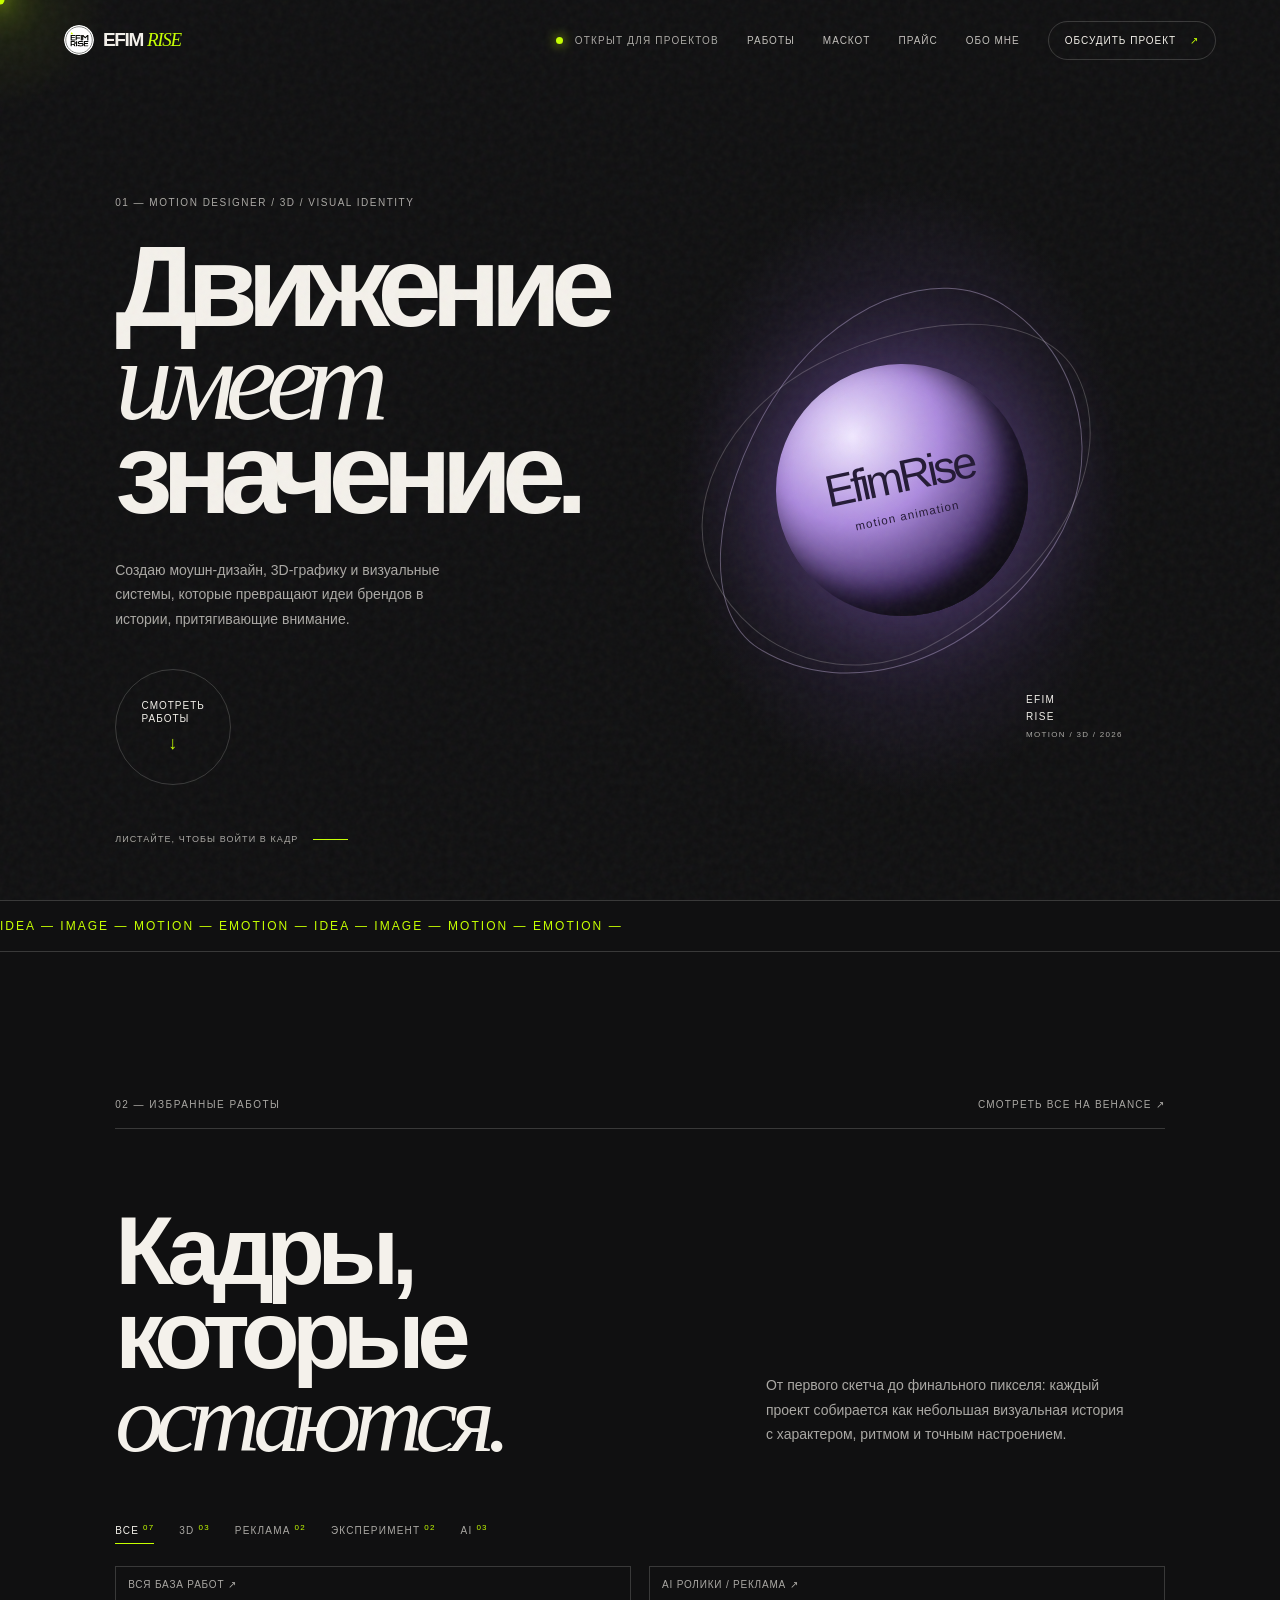
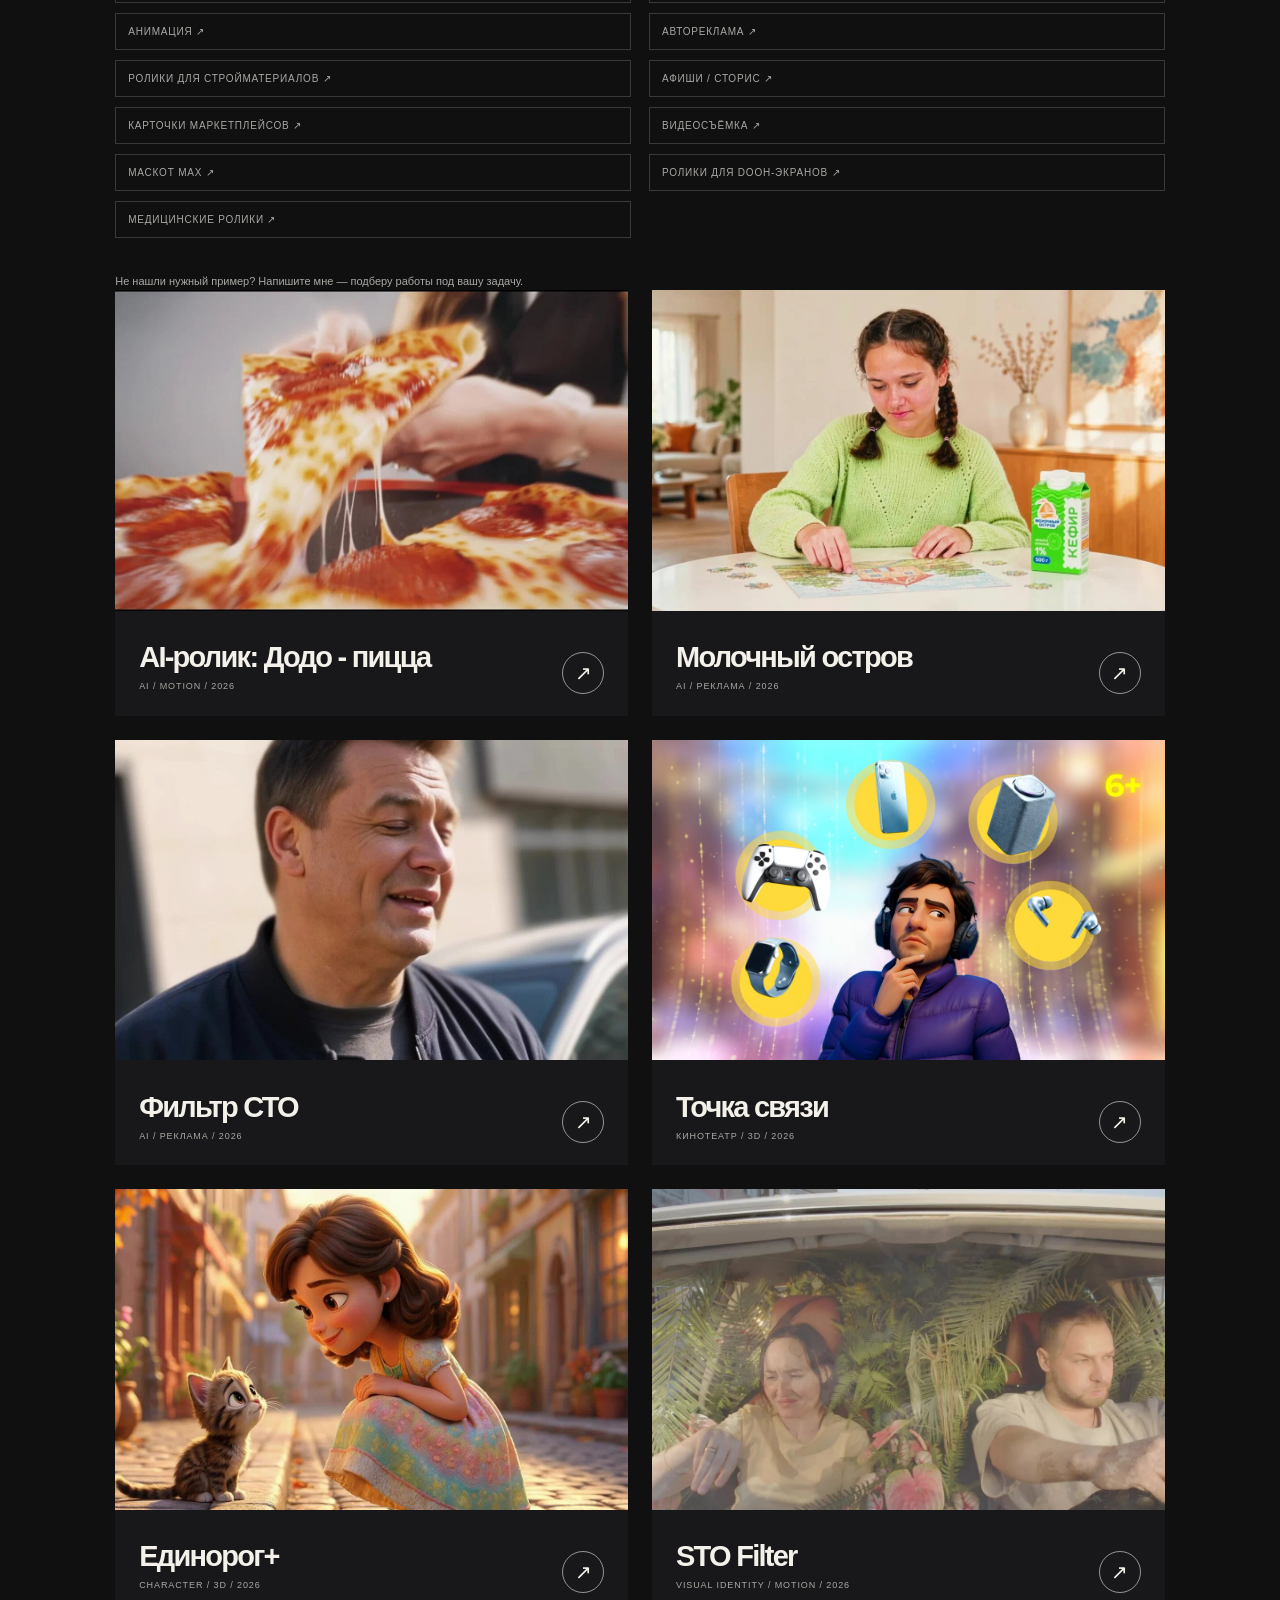
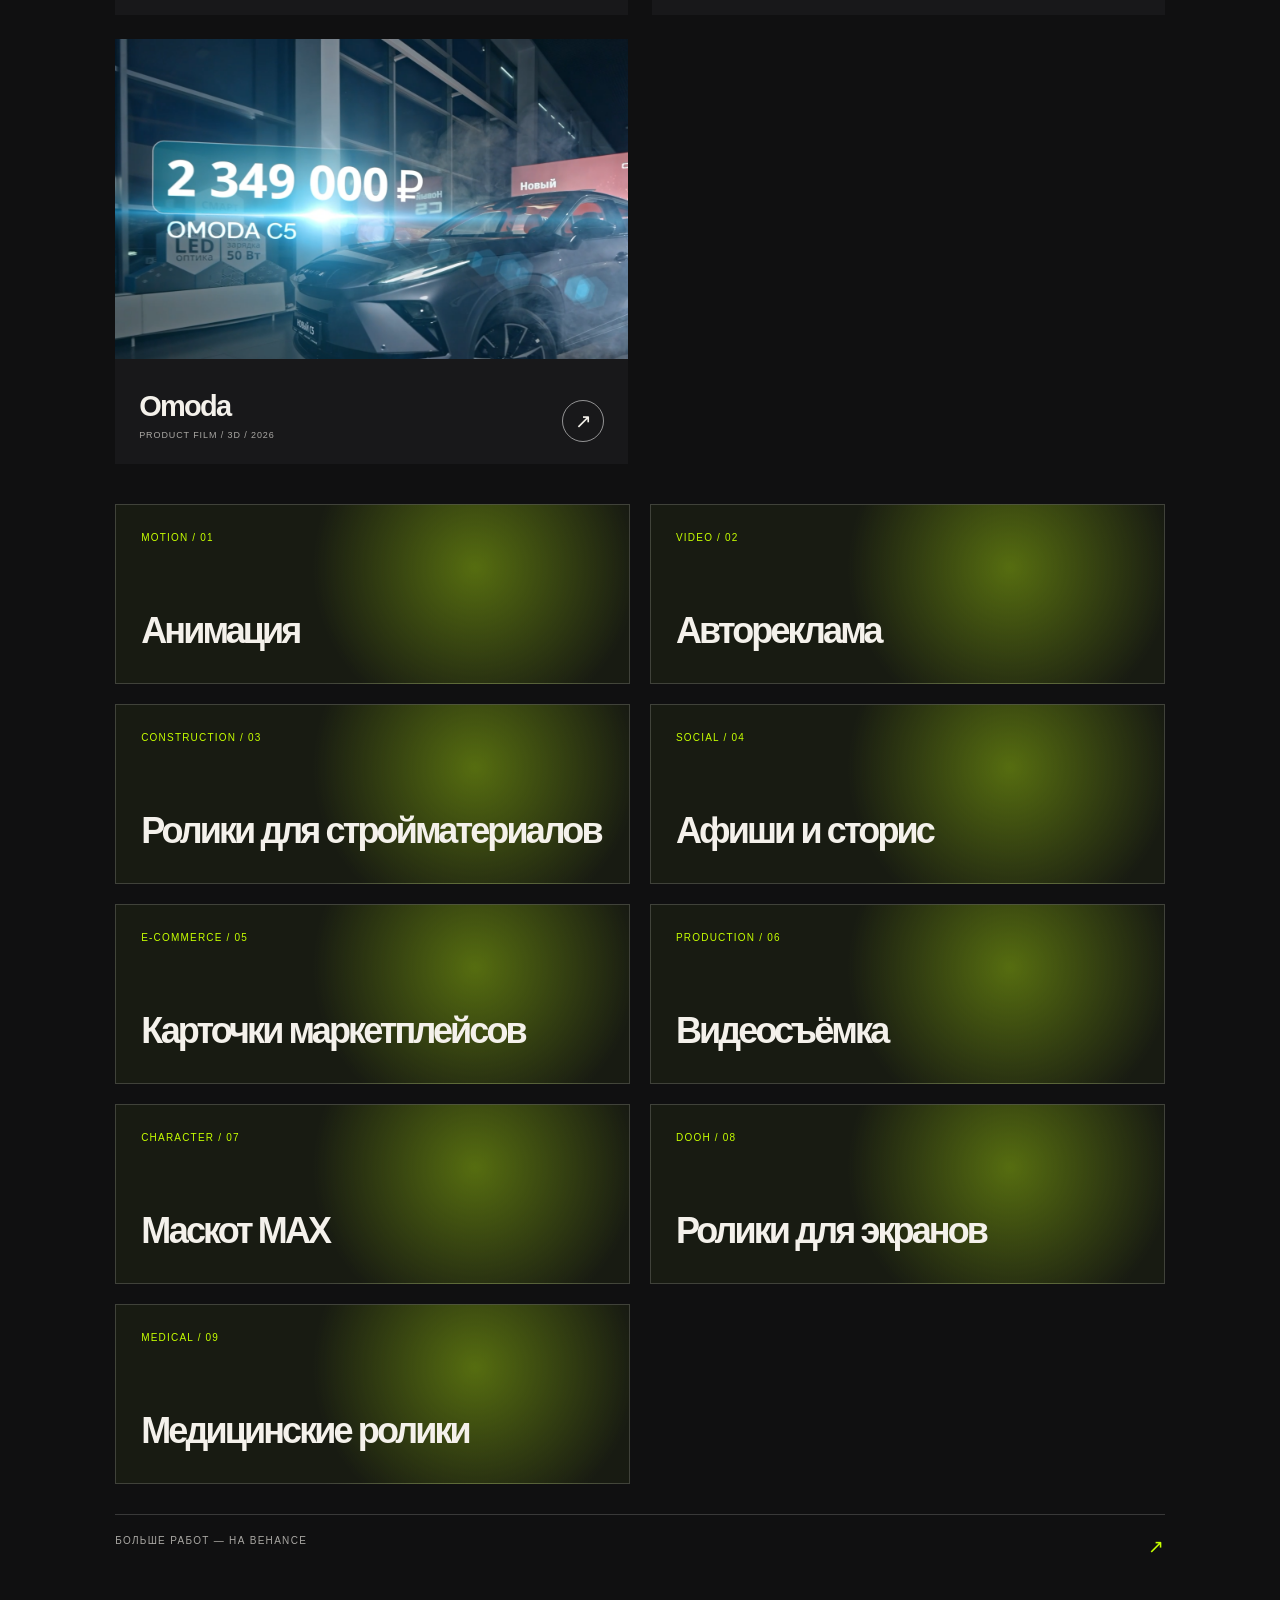
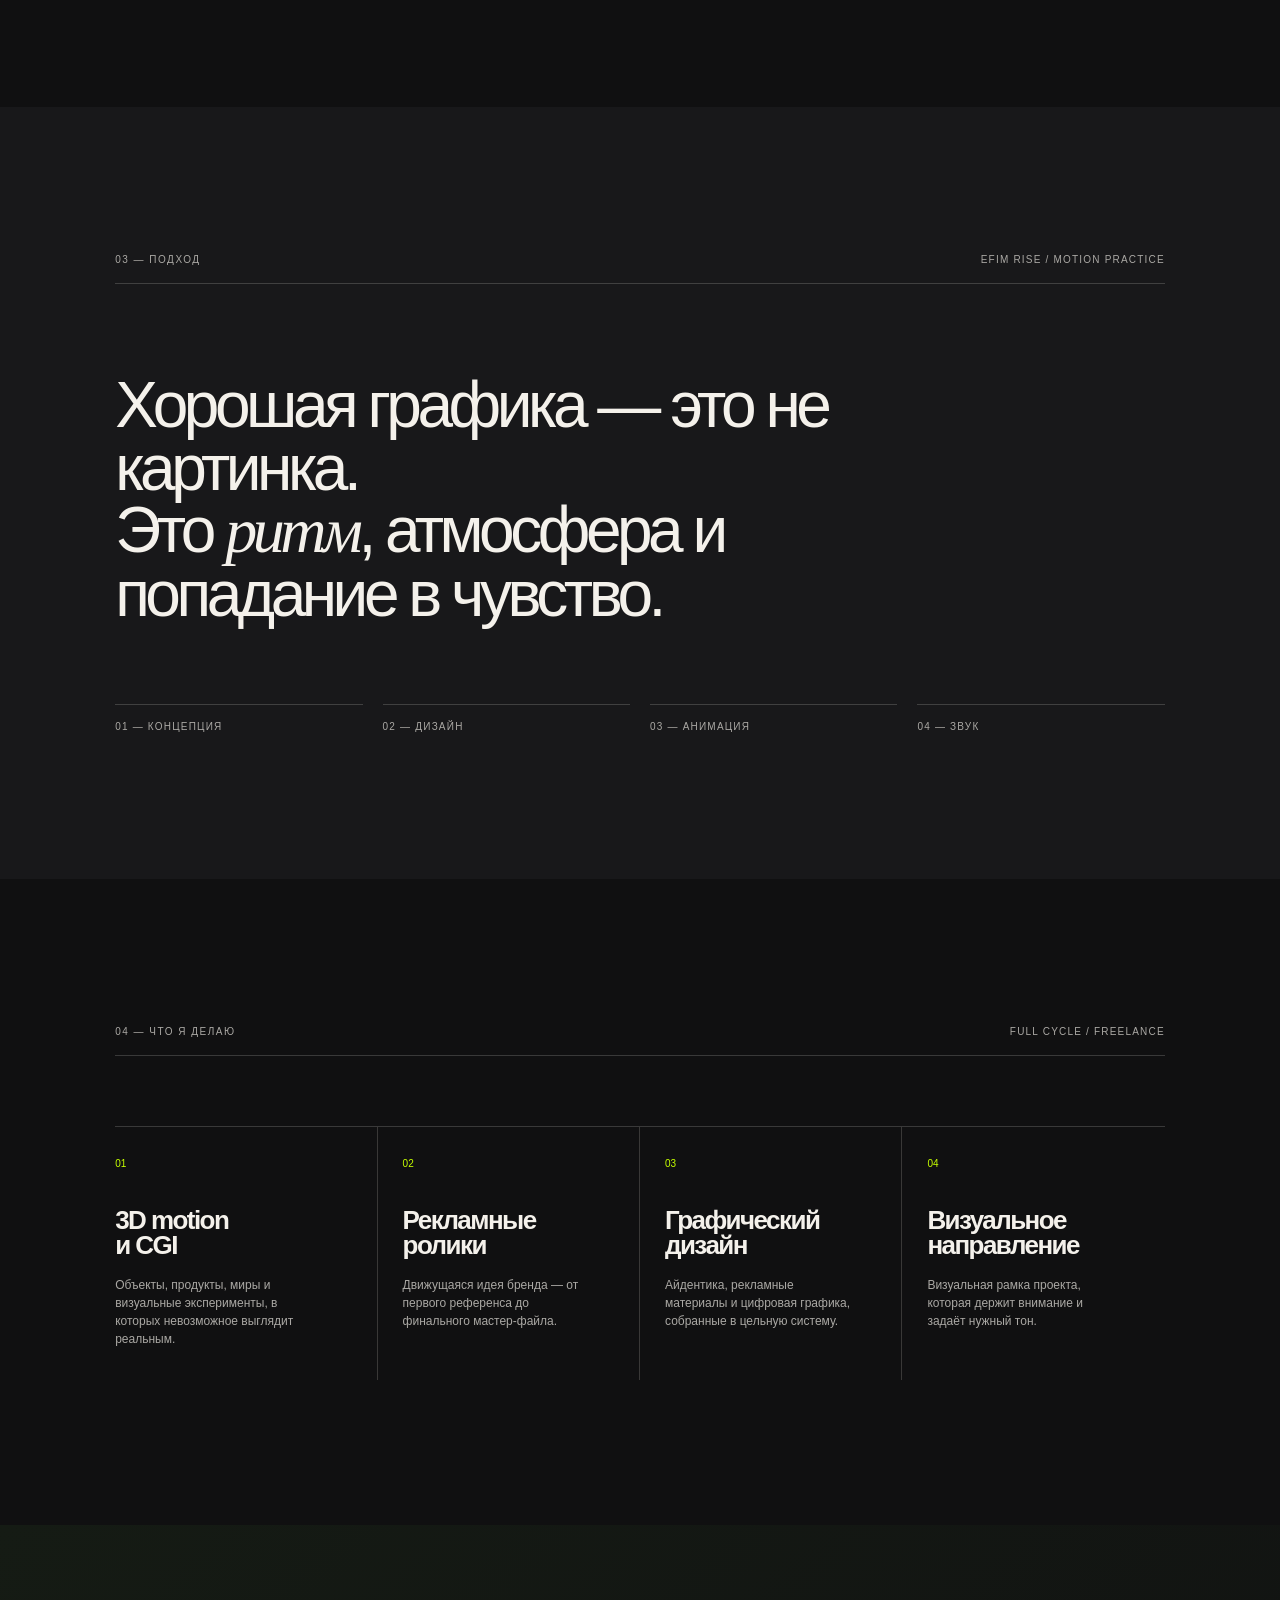
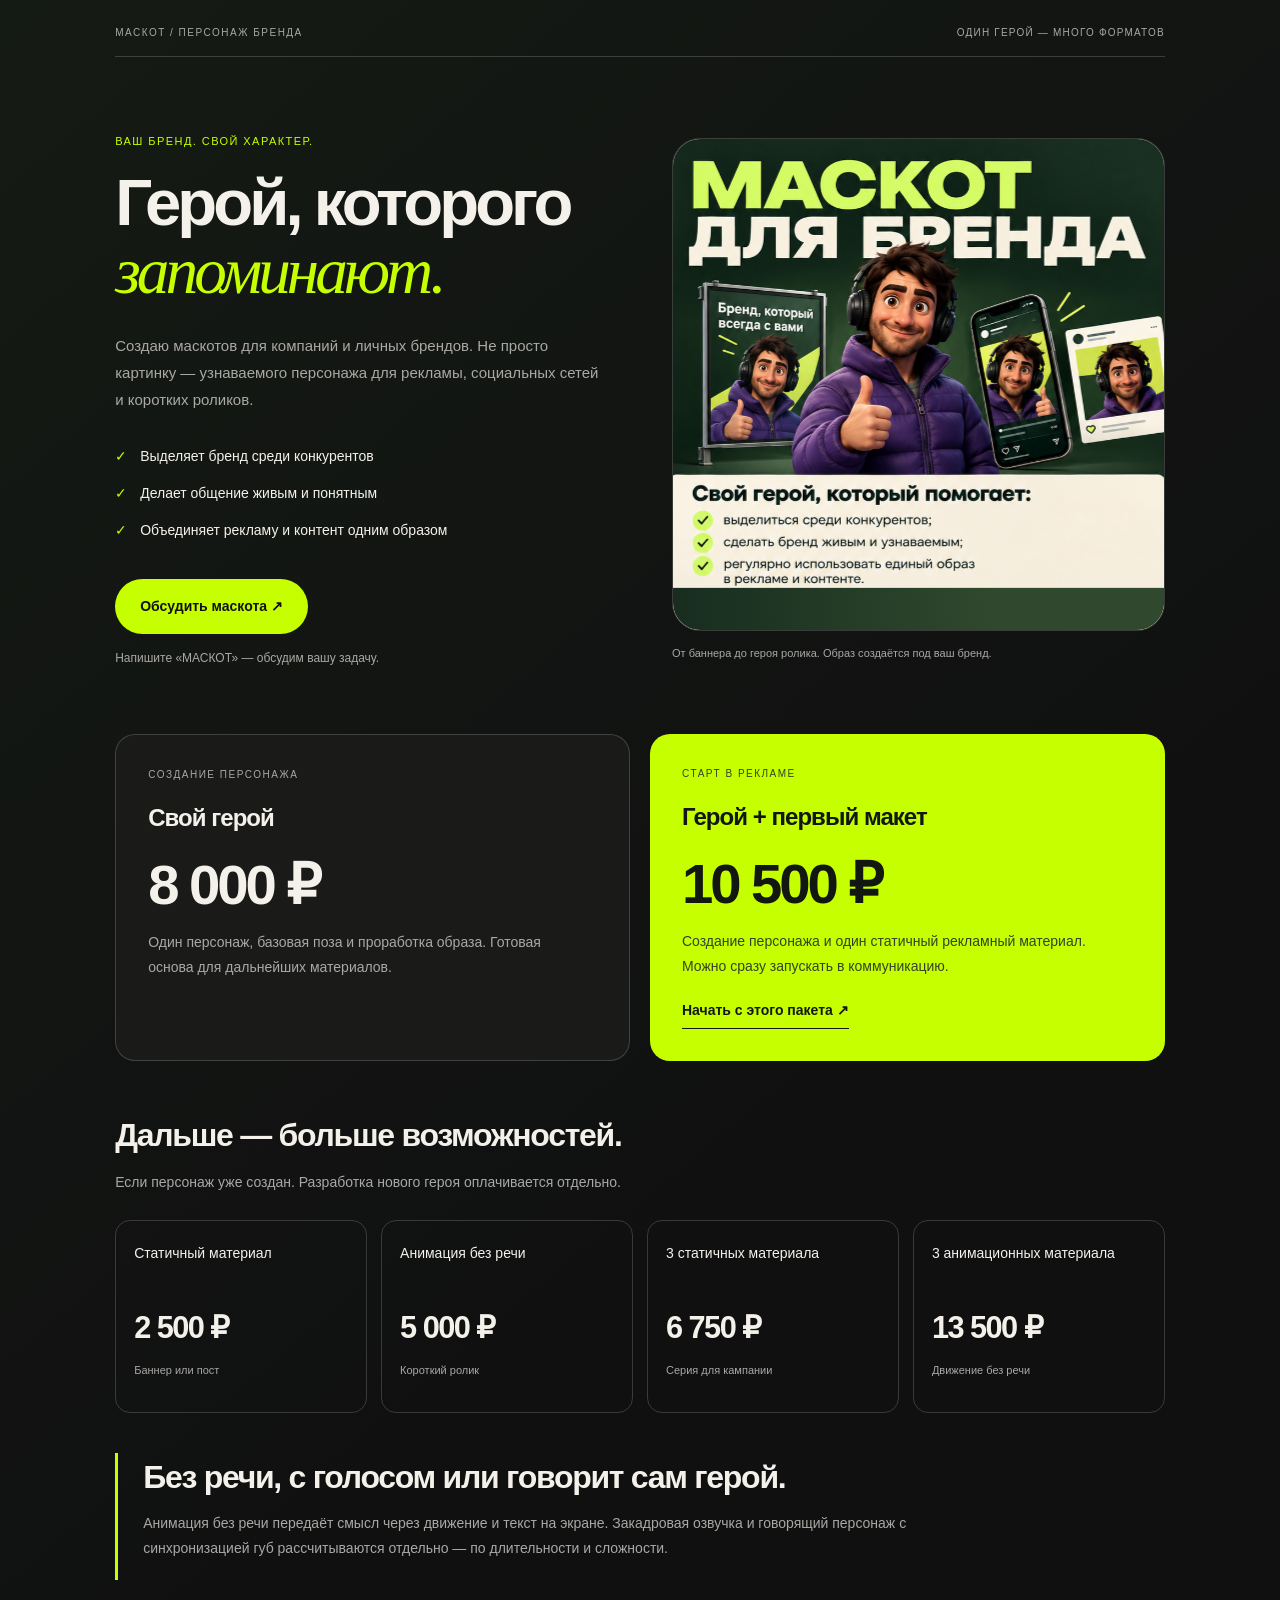
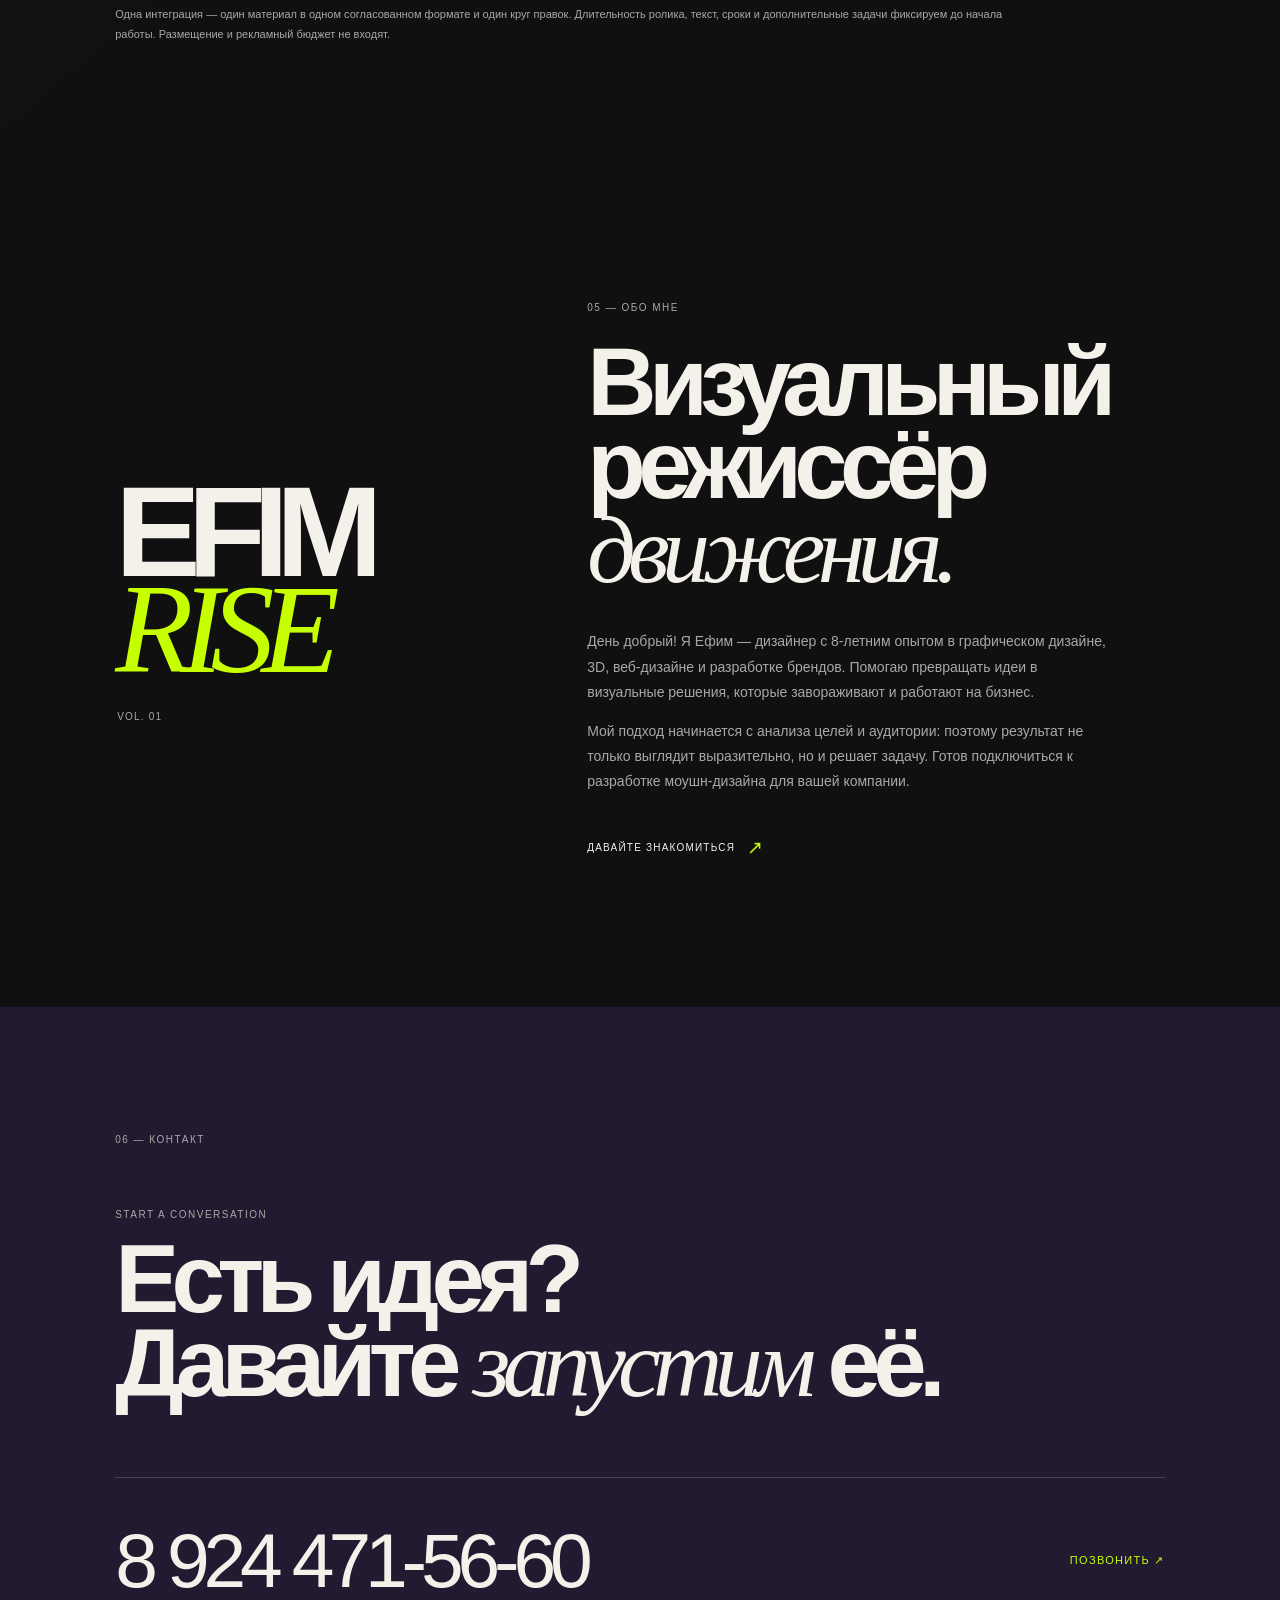
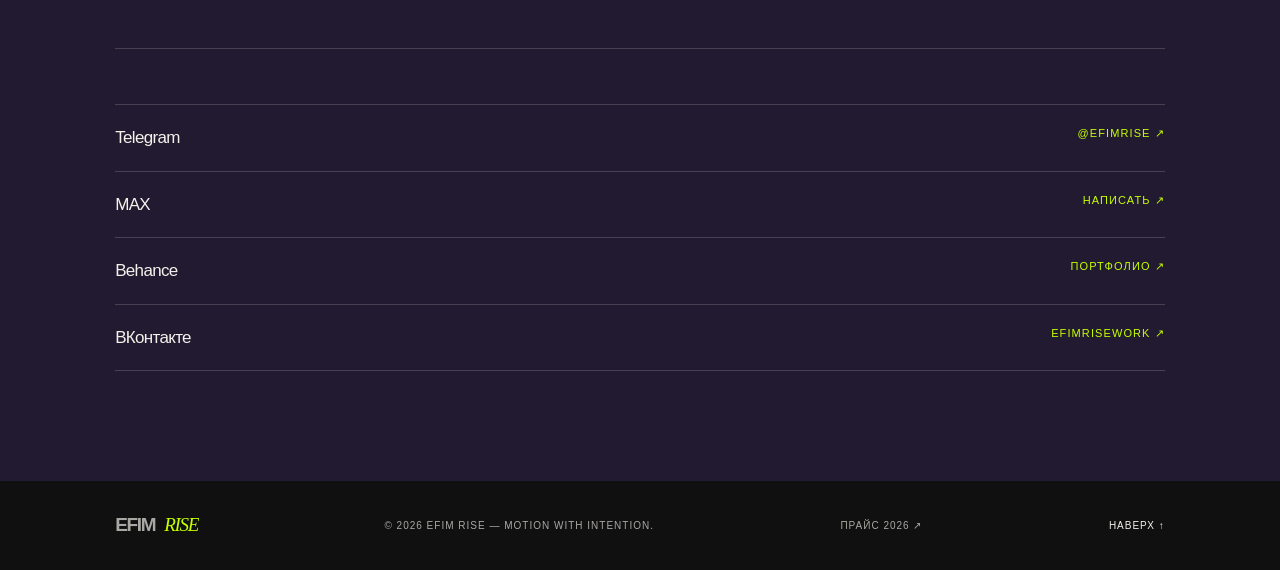
<file: index.html>
<!DOCTYPE html>

<html lang="ru"><head>
<meta charset="utf-8"/><meta content="width=device-width,initial-scale=1" name="viewport"/>
<meta content="EFIM RISE — motion, 3D и визуальный дизайн" name="description"/>
<title>EFIM RISE — Motion &amp; 3D designer</title>
<link href="https://fonts.googleapis.com" rel="preconnect"/><link crossorigin="" href="https://fonts.gstatic.com" rel="preconnect"/>
<link href="style.css?v=5" rel="stylesheet"/><link href="mascot.css?v=4" rel="stylesheet"/><link href="price-orb.css?v=1" rel="stylesheet"/></head><body>
<div class="loader" id="loader"><div class="loader-inner">EFIM RISE<div class="loader-bar"><i></i></div></div></div><div class="cursor-glow"></div><div class="cursor-dot"></div><div class="grain"></div>
<header class="topbar"><a class="brand" href="#top"><img alt="EFIM RISE logo" src="assets/logo.svg"/> <span>EFIM <i>RISE</i></span></a><span class="availability"><b></b> Открыт для проектов</span><button aria-label="Открыть меню" class="menu">Меню</button><nav><a href="#works">Работы</a><a href="#mascot">Маскот</a><a href="price.html">Прайс</a><a href="#about">Обо мне</a><a class="nav-button" href="#contact">Обсудить проект <span>↗</span></a></nav></header>
<main id="top">
<section class="hero section"><div class="hero-copy"><p class="kicker">01 — Motion designer / 3D / Visual identity</p><h1>Движение<br/><em>имеет</em><br/>значение.</h1><p class="lead">Создаю моушн-дизайн, 3D-графику и визуальные системы, которые превращают идеи брендов в истории, притягивающие внимание.</p><a class="round-link" href="#works">Смотреть<br/>работы <strong>↓</strong></a></div><div aria-label="EFIM RISE" class="hero-art"><a aria-label="Перейти в прайс-лист" class="monogram price-orb" href="price.html"><span aria-hidden="true" class="orb-default">EfimRise</span><small aria-hidden="true" class="orb-default">motion animation</small><span aria-hidden="true" class="orb-action">Price</span><small aria-hidden="true" class="orb-action">Перейти ↗</small></a><div class="hero-label">EFIM<br/>RISE<br/><span>MOTION / 3D / 2026</span></div></div><p class="scroll">Листайте, чтобы войти в кадр <span></span></p></section>
<div class="ticker"><div>IDEA — IMAGE — MOTION — EMOTION — IDEA — IMAGE — MOTION — EMOTION — </div></div>
<section class="works section" id="works"><div class="section-line"><p class="kicker">02 — Избранные работы</p><span>Смотреть все на Behance ↗</span></div><div class="works-intro"><h2>Кадры,<br/>которые <em>остаются.</em></h2><p>От первого скетча до финального пикселя: каждый проект собирается как небольшая визуальная история с характером, ритмом и точным настроением.</p></div><div class="filters"><button class="active" data-filter="all">Все <sup>07</sup></button><button data-filter="3d">3D <sup>03</sup></button><button data-filter="ad">Реклама <sup>02</sup></button><button data-filter="exp">Эксперимент <sup>02</sup></button><button data-filter="ai">AI <sup>03</sup></button></div><div class="external-works"><a class="archive-link" href="https://disk.yandex.ru/d/Ge9NLVxTIyzoSg" rel="noopener noreferrer" target="_blank">Вся база работ ↗</a>
<a class="archive-link" href="https://disk.yandex.ru/d/x8laRi6B-Xoo4A" rel="noopener noreferrer" target="_blank">AI ролики / реклама ↗</a><a class="archive-link" href="https://disk.yandex.ru/d/snxY3z0FIWRIrg" rel="noopener noreferrer" target="_blank">Анимация ↗</a><a class="archive-link" href="https://disk.yandex.ru/d/izvmPD4dMVeS4g" rel="noopener noreferrer" target="_blank">Автореклама ↗</a><a class="archive-link" href="https://disk.yandex.ru/d/dTLkIJWNwLhPLA" rel="noopener noreferrer" target="_blank">Ролики для стройматериалов ↗</a><a class="archive-link" href="https://disk.yandex.ru/d/urFacL5azXW13Q" rel="noopener noreferrer" target="_blank">Афиши / сторис ↗</a><a class="archive-link" href="https://disk.yandex.ru/d/W0wjgl7VlVvsJQ" rel="noopener noreferrer" target="_blank">Карточки маркетплейсов ↗</a><a class="archive-link" href="https://disk.yandex.ru/d/sDtetygaskvmGQ" rel="noopener noreferrer" target="_blank">Видеосъёмка ↗</a><a aria-label="Маскот MAX" class="archive-link" href="https://disk.yandex.ru/d/RWndQ9YV9lXAhQ" rel="noopener noreferrer" target="_blank">Маскот MAX ↗</a><a aria-label="Ролики для DOOH-экранов" class="archive-link" href="https://disk.yandex.ru/d/LuMR450e1DO3VA" rel="noopener noreferrer" target="_blank">Ролики для DOOH-экранов ↗</a><a aria-label="Медицинские ролики" class="archive-link" href="https://disk.yandex.ru/d/KB3dx74YpaVPvg" rel="noopener noreferrer" target="_blank">Медицинские ролики ↗</a></div><p class="link-status-note">Не нашли нужный пример? Напишите мне — подберу работы под вашу задачу.</p><div class="project-grid">
<article class="project" data-tags="ai"><div class="portfolio-preview"><a class="preview-link" href="https://disk.yandex.ru/i/0rFLve1nmVXbeg" rel="noopener noreferrer" target="_blank"><img alt="AI-ролик: Додо - пицца" decoding="async" loading="lazy" src="assets/preview-ai.jpg"/></a></div><div class="project-info"><div><h3>AI-ролик: Додо - пицца</h3><p>AI / Motion / 2026</p></div><a aria-label="Открыть проект" href="https://disk.yandex.ru/i/0rFLve1nmVXbeg" rel="noopener noreferrer" target="_blank">↗</a></div></article>
<article class="project" data-tags="ai"><div class="portfolio-preview"><a class="preview-link" href="https://disk.yandex.ru/i/ML3m2KRHjSmaoQ" rel="noopener noreferrer" target="_blank"><img alt="Молочный остров — AI-ролик" decoding="async" loading="lazy" src="assets/preview-ai-2.jpg"/></a></div><div class="project-info"><div><h3>Молочный остров</h3><p>AI / Реклама / 2026</p></div><a aria-label="Открыть проект" href="https://disk.yandex.ru/i/ML3m2KRHjSmaoQ" rel="noopener noreferrer" target="_blank">↗</a></div></article>
<article class="project" data-tags="ai"><div class="portfolio-preview"><a class="preview-link" href="https://disk.yandex.ru/i/CCsgkcOShOEv9A" rel="noopener noreferrer" target="_blank"><img alt="Фильтр СТО — AI-ролик" decoding="async" loading="lazy" src="assets/preview-ai-3.jpg"/></a></div><div class="project-info"><div><h3>Фильтр СТО</h3><p>AI / Реклама / 2026</p></div><a aria-label="Открыть проект" href="https://disk.yandex.ru/i/CCsgkcOShOEv9A" rel="noopener noreferrer" target="_blank">↗</a></div></article>
<article class="project" data-tags="3d ad"><div class="portfolio-preview"><img alt="Точка связи" decoding="async" loading="lazy" src="assets/preview-tochka.jpg"/></div><div class="project-info"><div><h3>Точка связи</h3><p>Кинотеатр / 3D / 2026</p></div><a aria-label="Открыть проект" href="https://disk.yandex.ru/i/bCRQa_-kLUGG-g" rel="noopener noreferrer" target="_blank">↗</a></div></article>
<article class="project" data-tags="3d exp"><div class="portfolio-preview"><img alt="Единорог+" decoding="async" loading="lazy" src="assets/preview-unicorn.jpg"/></div><div class="project-info"><div><h3>Единорог+</h3><p>Character / 3D / 2026</p></div><a aria-label="Открыть проект" href="https://disk.yandex.ru/i/rHeM2Wkq24qQkg" rel="noopener noreferrer" target="_blank">↗</a></div></article>
<article class="project" data-tags="exp"><div class="portfolio-preview"><img alt="STO Filter" decoding="async" loading="lazy" src="assets/preview-sto-filter.jpg"/></div><div class="project-info"><div><h3>STO Filter</h3><p>Visual identity / Motion / 2026</p></div><a aria-label="Открыть проект" href="https://disk.yandex.ru/i/VKZZitsBLK2vLg" rel="noopener noreferrer" target="_blank">↗</a></div></article>
<article class="project" data-tags="3d ad"><div class="portfolio-preview"><img alt="Omoda" decoding="async" loading="lazy" src="assets/preview-omoda.jpg"/></div><div class="project-info"><div><h3>Omoda</h3><p>Product film / 3D / 2026</p></div><a aria-label="Открыть проект" href="https://disk.yandex.ru/i/tmf9Jy0JI-EHNw" rel="noopener noreferrer" target="_blank">↗</a></div></article></div><div class="media-categories"><a class="media-card" href="https://disk.yandex.ru/d/snxY3z0FIWRIrg" rel="noopener noreferrer" target="_blank"><span>Motion / 01</span><strong>Анимация</strong></a><a class="media-card" href="https://disk.yandex.ru/d/izvmPD4dMVeS4g" rel="noopener noreferrer" target="_blank"><span>Video / 02</span><strong>Автореклама</strong></a><a class="media-card" href="https://disk.yandex.ru/d/dTLkIJWNwLhPLA" rel="noopener noreferrer" target="_blank"><span>Construction / 03</span><strong>Ролики для стройматериалов</strong></a><a class="media-card" href="https://disk.yandex.ru/d/urFacL5azXW13Q" rel="noopener noreferrer" target="_blank"><span>Social / 04</span><strong>Афиши и сторис</strong></a><a class="media-card" href="https://disk.yandex.ru/d/W0wjgl7VlVvsJQ" rel="noopener noreferrer" target="_blank"><span>E-commerce / 05</span><strong>Карточки маркетплейсов</strong></a><a class="media-card" href="https://disk.yandex.ru/d/sDtetygaskvmGQ" rel="noopener noreferrer" target="_blank"><span>Production / 06</span><strong>Видеосъёмка</strong></a><a class="media-card" href="https://disk.yandex.ru/d/RWndQ9YV9lXAhQ" rel="noopener noreferrer" target="_blank"><span>Character / 07</span><strong>Маскот MAX</strong></a><a class="media-card" href="https://disk.yandex.ru/d/LuMR450e1DO3VA" rel="noopener noreferrer" target="_blank"><span>DOOH / 08</span><strong>Ролики для экранов</strong></a><a class="media-card" href="https://disk.yandex.ru/d/KB3dx74YpaVPvg" rel="noopener noreferrer" target="_blank"><span>Medical / 09</span><strong>Медицинские ролики</strong></a></div><a class="archive" href="https://www.behance.net/Bitstoone5bcd" rel="noopener noreferrer" target="_blank">Больше работ — на Behance <span>↗</span></a></section>
<section class="process section"><div class="section-line"><p class="kicker">03 — Подход</p><span>EFIM RISE / MOTION PRACTICE</span></div><blockquote>Хорошая графика — это не картинка.<br/>Это <em>ритм</em>, атмосфера и попадание в чувство.</blockquote><div class="steps"><span>01 — Концепция</span><span>02 — Дизайн</span><span>03 — Анимация</span><span>04 — Звук</span></div></section>
<section class="services section"><div class="section-line"><p class="kicker">04 — Что я делаю</p><span>Full cycle / freelance</span></div><div class="service-list"><article><b>01</b><h3>3D motion<br/>и CGI</h3><p>Объекты, продукты, миры и визуальные эксперименты, в которых невозможное выглядит реальным.</p></article><article><b>02</b><h3>Рекламные<br/>ролики</h3><p>Движущаяся идея бренда — от первого референса до финального мастер-файла.</p></article><article><b>03</b><h3>Графический<br/>дизайн</h3><p>Айдентика, рекламные материалы и цифровая графика, собранные в цельную систему.</p></article><article><b>04</b><h3>Визуальное<br/>направление</h3><p>Визуальная рамка проекта, которая держит внимание и задаёт нужный тон.</p></article></div></section>
<section aria-labelledby="mascot-title" class="mascot-section section" id="mascot">
<div class="section-line"><p class="kicker">Маскот / Персонаж бренда</p><span>Один герой — много форматов</span></div>
<div class="mascot-intro"><div><p class="mascot-eyebrow">Ваш бренд. Свой характер.</p><h2 id="mascot-title">Герой, которого<br/><em>запоминают.</em></h2><p class="mascot-lead">Создаю маскотов для компаний и личных брендов. Не просто картинку — узнаваемого персонажа для рекламы, социальных сетей и коротких роликов.</p><ul class="mascot-benefits"><li>Выделяет бренд среди конкурентов</li><li>Делает общение живым и понятным</li><li>Объединяет рекламу и контент одним образом</li></ul><a class="mascot-cta" href="https://t.me/Efimrise" rel="noopener noreferrer" target="_blank">Обсудить маскота ↗</a><p class="mascot-hint">Напишите «МАСКОТ» — обсудим вашу задачу.</p></div><figure class="mascot-visual"><img alt="Векторный пример маскота: персонаж в фиолетовой куртке и наушниках" height="600" loading="lazy" src="assets/mascot.svg" width="600"/><figcaption>От баннера до героя ролика. Образ создаётся под ваш бренд.</figcaption></figure></div>
<div class="mascot-start"><article class="mascot-price"><p class="kicker">Создание персонажа</p><h3>Свой герой</h3><strong>8 000 ₽</strong><p>Один персонаж, базовая поза и проработка образа. Готовая основа для дальнейших материалов.</p></article><article class="mascot-price featured"><p class="kicker">Старт в рекламе</p><h3>Герой + первый макет</h3><strong>10 500 ₽</strong><p>Создание персонажа и один статичный рекламный материал. Можно сразу запускать в коммуникацию.</p><a href="https://t.me/Efimrise" rel="noopener noreferrer" target="_blank">Начать с этого пакета ↗</a></article></div>
<div class="mascot-subhead"><h3>Дальше — больше возможностей.</h3><p>Если персонаж уже создан. Разработка нового героя оплачивается отдельно.</p></div>
<div class="mascot-options"><article><h4>Статичный материал</h4><strong>2 500 ₽</strong><p>Баннер или пост</p></article><article><h4>Анимация без речи</h4><strong>5 000 ₽</strong><p>Короткий ролик</p></article><article><h4>3 статичных материала</h4><strong>6 750 ₽</strong><p>Серия для кампании</p></article><article><h4>3 анимационных материала</h4><strong>13 500 ₽</strong><p>Движение без речи</p></article></div>
<div class="mascot-voice"><h3>Без речи, с голосом или говорит сам герой.</h3><p>Анимация без речи передаёт смысл через движение и текст на экране. Закадровая озвучка и говорящий персонаж с синхронизацией губ рассчитываются отдельно — по длительности и сложности.</p></div><p class="mascot-footnote">Одна интеграция — один материал в одном согласованном формате и один круг правок. Длительность ролика, текст, сроки и дополнительные задачи фиксируем до начала работы. Размещение и рекламный бюджет не входят.</p>
</section>
<section class="about section" id="about"><div class="about-mark">EFIM<br/><i>RISE</i><small>VOL. 01</small></div><div><p class="kicker">05 — Обо мне</p><h2>Визуальный режиссёр <em>движения.</em></h2><p class="about-text">День добрый! Я Ефим — дизайнер с 8-летним опытом в графическом дизайне, 3D, веб-дизайне и разработке брендов. Помогаю превращать идеи в визуальные решения, которые завораживают и работают на бизнес.</p><p class="about-text">Мой подход начинается с анализа целей и аудитории: поэтому результат не только выглядит выразительно, но и решает задачу. Готов подключиться к разработке моушн-дизайна для вашей компании.</p><a class="text-link" href="https://t.me/Efimrise" rel="noopener noreferrer" target="_blank">Давайте знакомиться <span>↗</span></a></div></section>
<section class="contact section" id="contact"><p class="kicker">06 — Контакт</p><p class="contact-pre">Start a conversation</p><h2>Есть идея?<br/>Давайте <em>запустим</em> её.</h2><a class="phone-cta" href="tel:+79244715660">8 924 471-56-60 <span>Позвонить ↗</span></a><div class="contact-links"><a href="https://t.me/Efimrise" rel="noopener noreferrer" target="_blank">Telegram <span>@Efimrise ↗</span></a><a href="https://web.max.ru/28808529" rel="noopener noreferrer" target="_blank">MAX <span>Написать ↗</span></a><a href="https://www.behance.net/Bitstoone5bcd" rel="noopener noreferrer" target="_blank">Behance <span>Портфолио ↗</span></a><a href="https://vk.ru/efimrisework" rel="noopener noreferrer" target="_blank">ВКонтакте <span>efimrisework ↗</span></a></div></section>
</main><footer><a class="brand" href="#top">EFIM <i>RISE</i></a><span>© 2026 EFIM RISE — Motion with intention.</span><a href="price.html">Прайс 2026 ↗</a><a href="#top">Наверх ↑</a></footer><script src="script.js"></script></body></html>
</file>
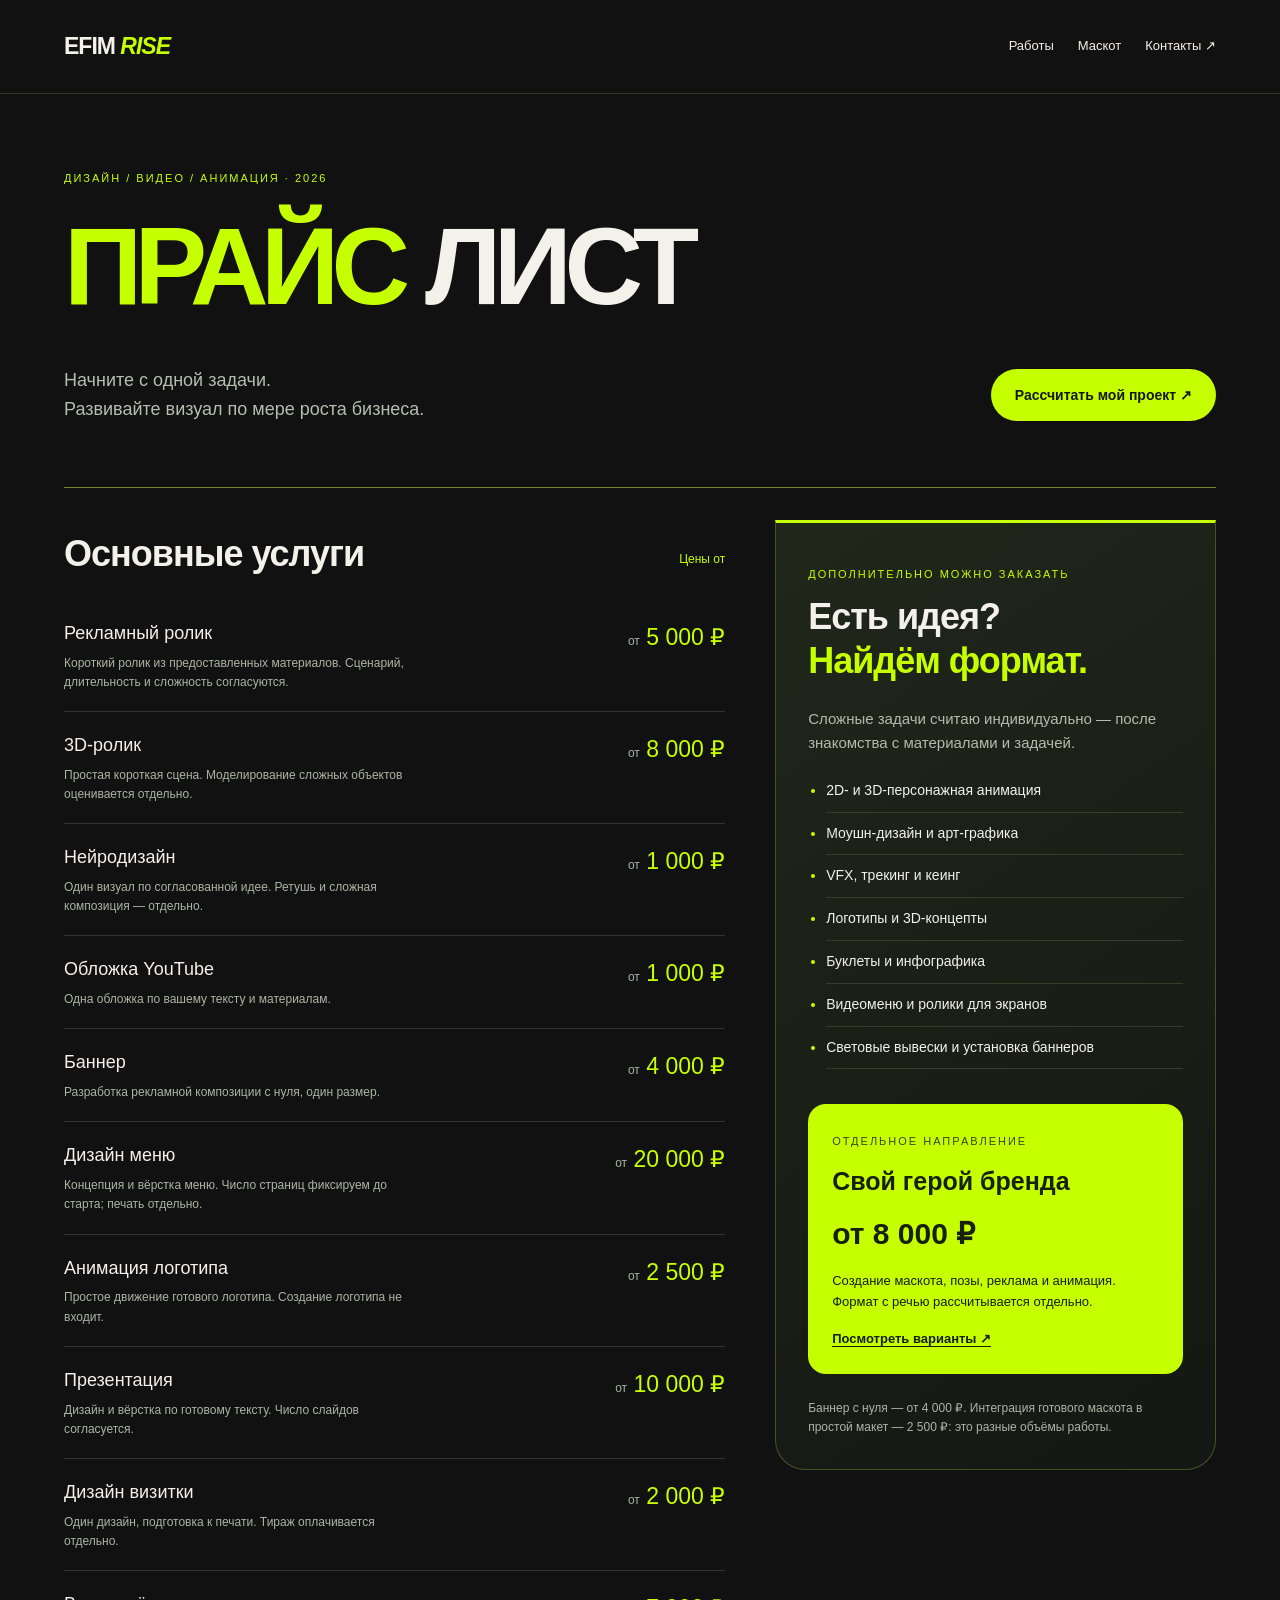
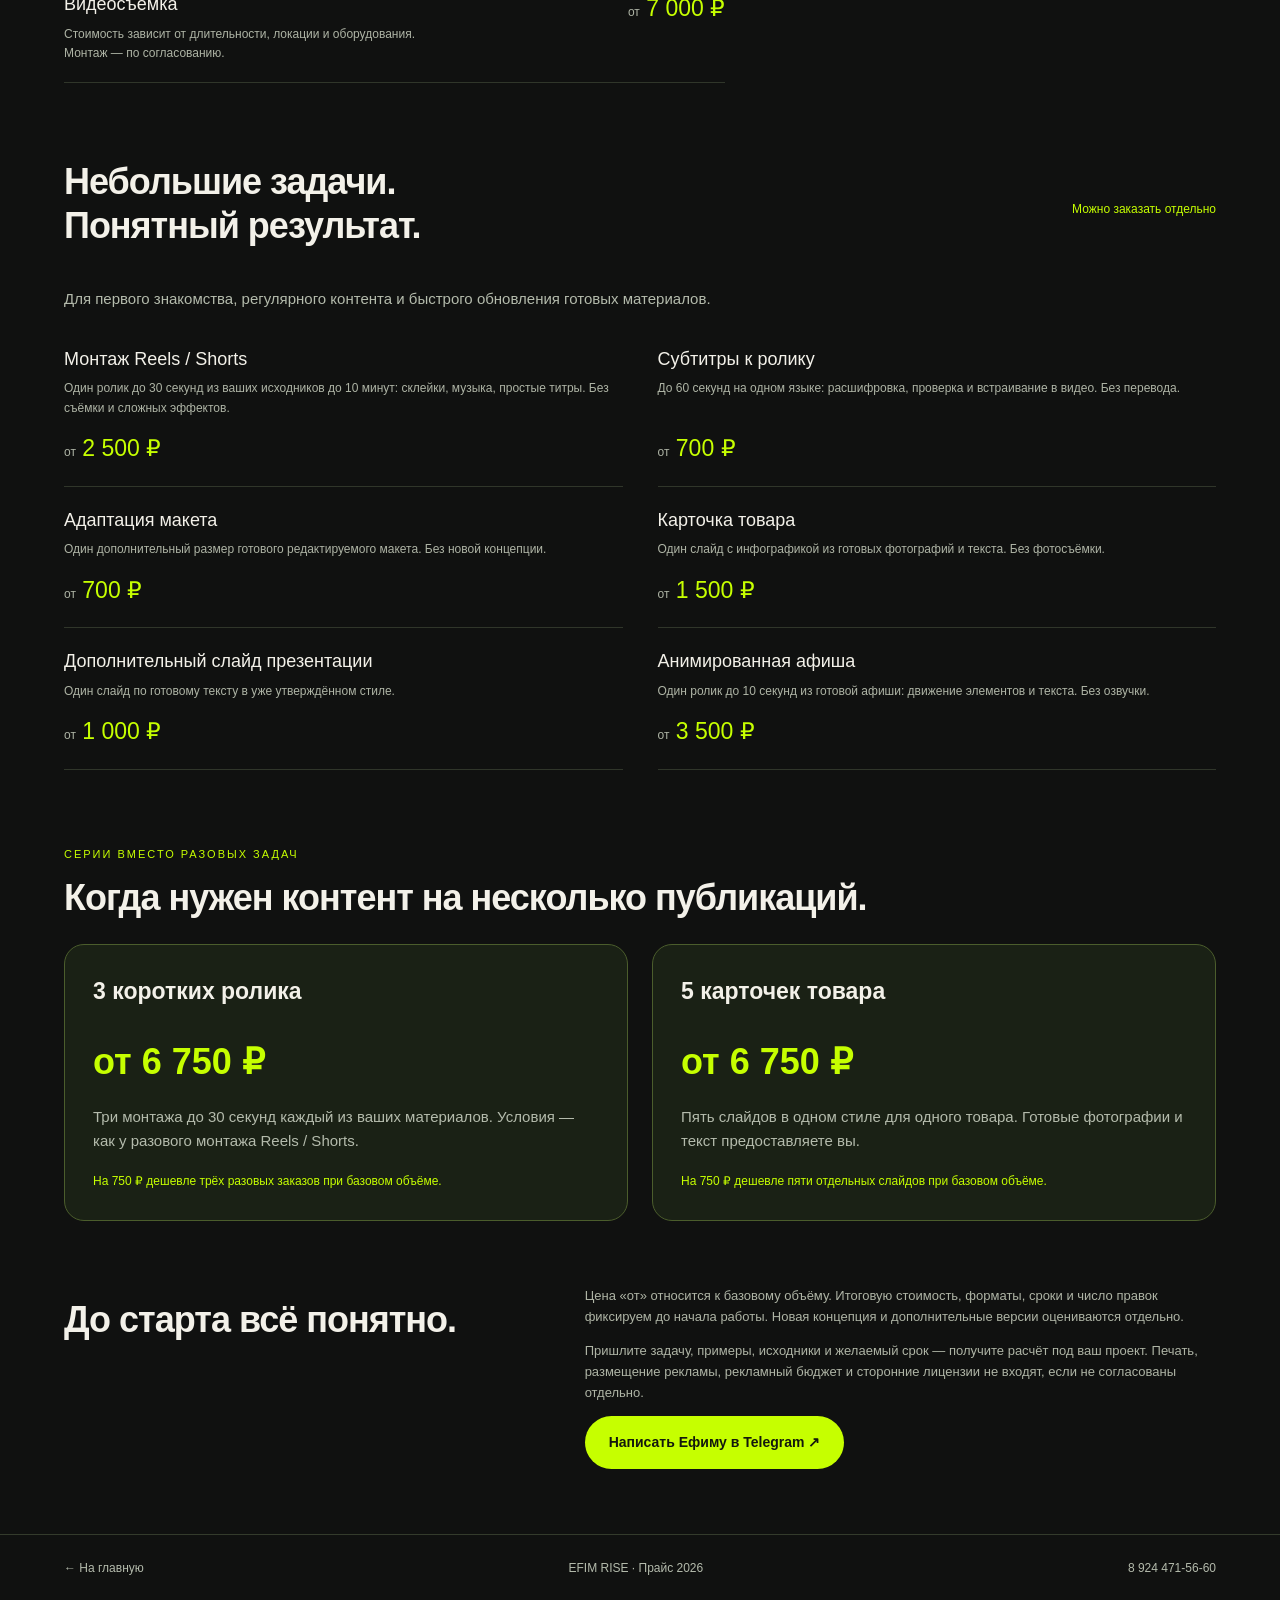
<file: price.html>
<!doctype html><html lang="ru"><head><meta charset="utf-8"><meta name="viewport" content="width=device-width, initial-scale=1"><title>Прайс 2026 — EFIM RISE</title><meta name="description" content="Цены на рекламу, 3D, дизайн, видеосъёмку и маскотов. EFIM RISE: понятный объём работ и расчёт до старта."><link rel="stylesheet" href="price.css"></head><body><header><a class="brand" href="index.html">EFIM <i>RISE</i></a><nav aria-label="Навигация"><a href="index.html#works">Работы</a><a href="index.html#mascot">Маскот</a><a href="index.html#contact">Контакты ↗</a></nav></header><main><div class="intro"><p class="eyebrow">Дизайн / Видео / Анимация · 2026</p><h1><span>ПРАЙС</span> ЛИСТ</h1><div class="intro-bottom"><p>Начните с одной задачи.<br>Развивайте визуал по мере роста бизнеса.</p><a class="cta" href="https://t.me/Efimrise" target="_blank" rel="noopener noreferrer">Рассчитать мой проект ↗</a></div></div><div class="sheet"><section><div class="section-head"><h2>Основные услуги</h2><span>Цены от</span></div><div class="row"><div><h3>Рекламный ролик</h3><p>Короткий ролик из предоставленных материалов. Сценарий, длительность и сложность согласуются.</p></div><strong><small>от</small> 5 000 ₽</strong></div><div class="row"><div><h3>3D-ролик</h3><p>Простая короткая сцена. Моделирование сложных объектов оценивается отдельно.</p></div><strong><small>от</small> 8 000 ₽</strong></div><div class="row"><div><h3>Нейродизайн</h3><p>Один визуал по согласованной идее. Ретушь и сложная композиция — отдельно.</p></div><strong><small>от</small> 1 000 ₽</strong></div><div class="row"><div><h3>Обложка YouTube</h3><p>Одна обложка по вашему тексту и материалам.</p></div><strong><small>от</small> 1 000 ₽</strong></div><div class="row"><div><h3>Баннер</h3><p>Разработка рекламной композиции с нуля, один размер.</p></div><strong><small>от</small> 4 000 ₽</strong></div><div class="row"><div><h3>Дизайн меню</h3><p>Концепция и вёрстка меню. Число страниц фиксируем до старта; печать отдельно.</p></div><strong><small>от</small> 20 000 ₽</strong></div><div class="row"><div><h3>Анимация логотипа</h3><p>Простое движение готового логотипа. Создание логотипа не входит.</p></div><strong><small>от</small> 2 500 ₽</strong></div><div class="row"><div><h3>Презентация</h3><p>Дизайн и вёрстка по готовому тексту. Число слайдов согласуется.</p></div><strong><small>от</small> 10 000 ₽</strong></div><div class="row"><div><h3>Дизайн визитки</h3><p>Один дизайн, подготовка к печати. Тираж оплачивается отдельно.</p></div><strong><small>от</small> 2 000 ₽</strong></div><div class="row"><div><h3>Видеосъёмка</h3><p>Стоимость зависит от длительности, локации и оборудования. Монтаж — по согласованию.</p></div><strong><small>от</small> 7 000 ₽</strong></div></section><aside><p class="eyebrow">Дополнительно можно заказать</p><h2>Есть идея?<br><em>Найдём формат.</em></h2><p class="muted">Сложные задачи считаю индивидуально — после знакомства с материалами и задачей.</p><ul class="services"><li>2D- и 3D-персонажная анимация</li><li>Моушн-дизайн и арт-графика</li><li>VFX, трекинг и кеинг</li><li>Логотипы и 3D-концепты</li><li>Буклеты и инфографика</li><li>Видеоменю и ролики для экранов</li><li>Световые вывески и установка баннеров</li></ul><div class="aside-box"><span class="eyebrow">Отдельное направление</span><h3>Свой герой бренда</h3><strong>от 8 000 ₽</strong><p>Создание маскота, позы, реклама и анимация. Формат с речью рассчитывается отдельно.</p><a href="index.html#mascot">Посмотреть варианты ↗</a></div><p class="note">Баннер с нуля — от 4 000 ₽. Интеграция готового маскота в простой макет — 2 500 ₽: это разные объёмы работы.</p></aside></div><section class="additions"><div class="section-head"><h2>Небольшие задачи.<br>Понятный результат.</h2><span>Можно заказать отдельно</span></div><p class="muted">Для первого знакомства, регулярного контента и быстрого обновления готовых материалов.</p><div class="extra-grid"><div class="row"><div><h3>Монтаж Reels / Shorts</h3><p>Один ролик до 30 секунд из ваших исходников до 10 минут: склейки, музыка, простые титры. Без съёмки и сложных эффектов.</p></div><strong><small>от</small> 2 500 ₽</strong></div><div class="row"><div><h3>Субтитры к ролику</h3><p>До 60 секунд на одном языке: расшифровка, проверка и встраивание в видео. Без перевода.</p></div><strong><small>от</small> 700 ₽</strong></div><div class="row"><div><h3>Адаптация макета</h3><p>Один дополнительный размер готового редактируемого макета. Без новой концепции.</p></div><strong><small>от</small> 700 ₽</strong></div><div class="row"><div><h3>Карточка товара</h3><p>Один слайд с инфографикой из готовых фотографий и текста. Без фотосъёмки.</p></div><strong><small>от</small> 1 500 ₽</strong></div><div class="row"><div><h3>Дополнительный слайд презентации</h3><p>Один слайд по готовому тексту в уже утверждённом стиле.</p></div><strong><small>от</small> 1 000 ₽</strong></div><div class="row"><div><h3>Анимированная афиша</h3><p>Один ролик до 10 секунд из готовой афиши: движение элементов и текста. Без озвучки.</p></div><strong><small>от</small> 3 500 ₽</strong></div></div></section><section class="bundles"><p class="eyebrow">Серии вместо разовых задач</p><h2>Когда нужен контент на несколько публикаций.</h2><div class="bundle-grid"><article><h3>3 коротких ролика</h3><strong>от 6 750 ₽</strong><p>Три монтажа до 30 секунд каждый из ваших материалов. Условия — как у разового монтажа Reels / Shorts.</p><span>На 750 ₽ дешевле трёх разовых заказов при базовом объёме.</span></article><article><h3>5 карточек товара</h3><strong>от 6 750 ₽</strong><p>Пять слайдов в одном стиле для одного товара. Готовые фотографии и текст предоставляете вы.</p><span>На 750 ₽ дешевле пяти отдельных слайдов при базовом объёме.</span></article></div></section><section class="conditions"><h2>До старта всё понятно.</h2><div><p>Цена «от» относится к базовому объёму. Итоговую стоимость, форматы, сроки и число правок фиксируем до начала работы. Новая концепция и дополнительные версии оцениваются отдельно.</p><p>Пришлите задачу, примеры, исходники и желаемый срок — получите расчёт под ваш проект. Печать, размещение рекламы, рекламный бюджет и сторонние лицензии не входят, если не согласованы отдельно.</p><a class="cta" href="https://t.me/Efimrise" target="_blank" rel="noopener noreferrer">Написать Ефиму в Telegram ↗</a></div></section></main><footer><a href="index.html">← На главную</a><span>EFIM RISE · Прайс 2026</span><a href="tel:+79244715660">8 924 471-56-60</a></footer></body></html>
</file>
<file: style.css>
:root{--bg:#101011;--panel:#18181a;--ink:#f4f1eb;--muted:#aaa8a4;--line:rgba(244,241,235,.18);--accent:#c6ff00;--accent-deep:#6c8f00;--serif:"Playfair Display",Georgia,serif;--sans:Manrope,Arial,sans-serif}*{box-sizing:border-box}html{scroll-behavior:smooth}body{margin:0;background:var(--bg);color:var(--ink);font:14px/1.5 var(--sans);overflow-x:hidden}a{color:inherit;text-decoration:none}.grain{position:fixed;inset:0;pointer-events:none;z-index:20;opacity:.045;background-image:url("data:image/svg+xml,%3Csvg viewBox='0 0 160 160' xmlns='http://www.w3.org/2000/svg'%3E%3Cfilter id='n'%3E%3CfeTurbulence type='fractalNoise' baseFrequency='.85' numOctaves='3'/%3E%3C/filter%3E%3Crect width='100%25' height='100%25' filter='url(%23n)'/%3E%3C/svg%3E")}.topbar{height:80px;position:absolute;z-index:3;top:0;width:100%;padding:0 5vw;display:flex;align-items:center;gap:28px}.brand{font-size:19px;font-weight:800;letter-spacing:-.07em}.brand i{font-family:var(--serif);font-weight:500;color:var(--accent)}.availability{margin-left:auto;text-transform:uppercase;color:var(--muted);font-size:10px;letter-spacing:.12em}.availability b{display:inline-block;width:7px;height:7px;border-radius:50%;background:var(--accent);margin-right:8px;box-shadow:0 0 12px var(--accent)}nav{display:flex;align-items:center;gap:28px;text-transform:uppercase;letter-spacing:.1em;font-size:10px}nav a{opacity:.78}nav a:hover{opacity:1}.nav-button{border:1px solid var(--line);border-radius:30px;padding:11px 16px;opacity:1}.nav-button span{color:var(--accent);margin-left:10px}.menu{display:none}.section{padding-left:9vw;padding-right:9vw}.hero{min-height:100vh;display:grid;grid-template-columns:1fr 1fr;align-items:center;position:relative;padding-top:80px}.kicker{margin:0;text-transform:uppercase;letter-spacing:.15em;color:var(--muted);font-size:10px}.hero h1{font-size:clamp(68px,9vw,142px);line-height:.81;letter-spacing:-.09em;margin:30px 0 37px}.hero h1 em,h2 em,blockquote em{font-family:var(--serif);font-weight:500}.lead{max-width:350px;color:var(--muted);line-height:1.75;margin-bottom:38px}.round-link{border:1px solid var(--line);border-radius:50%;width:116px;height:116px;display:flex;text-transform:uppercase;font-size:10px;letter-spacing:.1em;line-height:1.3;align-items:center;justify-content:center;flex-direction:column;transition:.3s}.round-link strong{font-size:18px;color:var(--accent);margin-top:7px}.round-link:hover{background:var(--accent);color:#17131d;transform:rotate(10deg)}.round-link:hover strong{color:#17131d}.hero-art{height:min(700px,78vh);min-height:480px;display:grid;place-items:center;position:relative;background:radial-gradient(ellipse at 50% 50%,#332748 0,transparent 62%)}.hero-art:before,.hero-art:after{content:"";position:absolute;border:1px solid rgba(226,209,255,.36);border-radius:46% 54% 62% 38%/48% 42% 58% 52%;width:60%;height:60%;transform:rotate(32deg);animation:drift 12s ease-in-out infinite}.hero-art:after{width:79%;height:43%;transform:rotate(-27deg);border-color:rgba(244,241,235,.22);animation-delay:-5s}.monogram{width:32%;aspect-ratio:1;display:grid;place-items:center;border-radius:50%;background:radial-gradient(circle at 35% 25%,#f1e9ff,#ac8ade 35%,#3d2860 67%,#111 78%);box-shadow:0 0 90px rgba(157,108,235,.35),inset -16px -20px 30px #100d17;z-index:1;font:italic 500 clamp(52px,9vw,125px)/1 var(--serif);color:#231935;transform:rotate(-12deg)}.hero-label{position:absolute;bottom:14%;right:8%;font-size:10px;letter-spacing:.13em;line-height:1.7}.hero-label span{font-size:8px;color:var(--muted)}.scroll{position:absolute;bottom:5vh;left:9vw;color:var(--muted);font-size:9px;text-transform:uppercase;letter-spacing:.12em}.scroll span{display:inline-block;background:var(--accent);height:1px;width:35px;margin-left:11px;vertical-align:middle}.ticker{overflow:hidden;white-space:nowrap;border-block:1px solid var(--line);padding:16px 0;color:var(--accent);font-size:12px;letter-spacing:.17em}.ticker div{width:max-content;animation:slide 24s linear infinite}.works,.process,.services{padding-top:145px;padding-bottom:145px}.section-line{display:flex;justify-content:space-between;border-bottom:1px solid var(--line);padding-bottom:16px}.section-line span{font-size:10px;text-transform:uppercase;color:var(--muted);letter-spacing:.12em}.works-intro{display:grid;grid-template-columns:1.1fr .8fr;gap:8vw;align-items:end;padding:80px 0 62px}.works h2,.about h2,.contact h2{font-size:clamp(52px,7.5vw,108px);line-height:.87;letter-spacing:-.08em;margin:0}.works-intro p{color:var(--muted);line-height:1.75;max-width:360px}.filters{display:flex;gap:25px;margin-bottom:32px}.filters button{padding:0 0 7px;border:0;border-bottom:1px solid transparent;background:transparent;color:var(--muted);font:10px var(--sans);letter-spacing:.12em;text-transform:uppercase;cursor:pointer}.filters button.active{color:var(--ink);border-color:var(--accent)}sup{color:var(--accent);font-size:8px}.project-grid{display:grid;grid-template-columns:1.15fr .85fr;gap:20px}.project{min-height:465px;overflow:hidden;background:var(--panel);position:relative}.project.offset{margin-top:82px;min-height:400px}.project.offset-small{margin-top:-15px;min-height:515px}.project-image{height:100%;min-height:465px;position:absolute;inset:0;overflow:hidden}.project.offset .project-image{min-height:400px}.project-number{position:absolute;top:23px;left:24px;color:rgba(255,255,255,.66);font-size:10px;letter-spacing:.13em}.image-one{background:radial-gradient(circle at 46% 45%,#eaff9a 0 3%,#b6d83b 8%,#3f4f0c 24%,#15111b 59%)}.image-two{background:linear-gradient(135deg,#3e275a,#15151b 55%);}.image-three{background:linear-gradient(140deg,#1b1724,#7451a0 52%,#15151b 53%)}.image-four{background:radial-gradient(ellipse at 45% 49%,#e9ddff 0 4%,#9f76dc 12%,#49306d 33%,#18151e 62%)}.image-one:after,.image-two:after,.image-three:after,.image-four:after{content:"";position:absolute;inset:20%;border:1px solid rgba(255,255,255,.3);border-radius:50%;transform:rotateX(65deg) rotateZ(20deg);box-shadow:0 0 70px rgba(198,165,255,.18)}.image-two:after{border-radius:34% 66% 55% 45%;transform:rotate(28deg);background:linear-gradient(135deg,transparent,#aa86dc55)}.image-three:after{border-radius:0 45% 0 45%;transform:rotate(45deg);inset:29%}.project-info{position:absolute;z-index:1;bottom:25px;left:27px;right:27px;display:flex;justify-content:space-between;align-items:end}.project-info h3{font-size:29px;line-height:1;margin:0 0 8px;letter-spacing:-.06em}.project-info p{margin:0;font-size:9px;color:var(--muted);letter-spacing:.1em;text-transform:uppercase}.project-info a{border:1px solid #ffffff88;width:42px;height:42px;border-radius:50%;display:grid;place-items:center;font-size:20px;transition:.3s}.project-info a:hover{background:var(--accent);border-color:var(--accent);color:#1a1424}.archive{display:flex;justify-content:space-between;border-top:1px solid var(--line);padding-top:18px;margin-top:30px;text-transform:uppercase;font-size:10px;letter-spacing:.13em;color:var(--muted)}.archive span,.text-link span{font-size:19px;color:var(--accent)}.process{background:var(--panel)}blockquote{margin:90px 0 78px;font-size:clamp(35px,5vw,75px);line-height:.98;letter-spacing:-.07em;max-width:900px}.steps{display:grid;grid-template-columns:repeat(4,1fr);gap:20px;font-size:10px;text-transform:uppercase;letter-spacing:.12em;color:var(--muted)}.steps span{border-top:1px solid var(--line);padding-top:14px}.service-list{display:grid;grid-template-columns:repeat(4,1fr);border-top:1px solid var(--line);margin-top:70px}.service-list article{padding:25px 25px 20px 0;min-height:220px;border-right:1px solid var(--line)}.service-list article+article{padding-left:25px}.service-list article:last-child{border:0}.service-list b{font-size:10px;color:var(--accent);font-weight:500}.service-list h3{font-size:26px;line-height:.98;letter-spacing:-.06em;margin:35px 0 17px}.service-list p{font-size:12px;color:var(--muted);max-width:190px}.about{padding-top:145px;padding-bottom:145px;display:grid;grid-template-columns:.85fr 1.15fr;gap:12vw;align-items:center}.about-mark{font-size:clamp(70px,10vw,150px);font-weight:800;line-height:.75;letter-spacing:-.1em;position:relative}.about-mark i{font-family:var(--serif);font-weight:500;color:var(--accent)}.about-mark small{position:absolute;font:10px var(--sans);letter-spacing:.12em;left:2px;bottom:-45px;color:var(--muted)}.about h2{margin:25px 0 38px;max-width:750px}.about-text{max-width:560px;color:var(--muted);line-height:1.8}.text-link{margin-top:25px;display:inline-flex;align-items:center;gap:12px;text-transform:uppercase;font-size:10px;letter-spacing:.12em}.contact{background:#221a30;padding-top:125px;padding-bottom:110px}.contact-pre{margin:60px 0 15px;text-transform:uppercase;letter-spacing:.15em;font-size:10px;color:var(--muted)}.contact h2{margin-bottom:72px}.contact-links{border-top:1px solid var(--line)}.contact-links a{display:flex;justify-content:space-between;padding:20px 0;border-bottom:1px solid var(--line);font-size:17px;letter-spacing:-.04em}.contact-links span{font-size:11px;letter-spacing:.1em;text-transform:uppercase;color:var(--accent)}footer{padding:30px 9vw;display:flex;align-items:center;justify-content:space-between;color:var(--muted);font-size:10px;text-transform:uppercase;letter-spacing:.1em}footer a:last-child{color:var(--ink)}@keyframes slide{to{transform:translateX(-32%)}}@keyframes drift{50%{transform:rotate(-18deg) scale(1.08)}}@media(max-width:760px){.topbar{padding:0 6vw}.availability,nav{display:none}.menu{display:block;margin-left:auto;border:0;background:0;color:var(--ink);font:10px var(--sans);text-transform:uppercase;letter-spacing:.14em}.section{padding-left:6vw;padding-right:6vw}.hero{display:block;padding-top:145px;min-height:auto}.hero h1{font-size:clamp(62px,18vw,100px)}.hero-art{min-height:360px;height:51vh;margin-top:38px}.scroll{display:none}.works,.process,.services,.about{padding-top:90px;padding-bottom:90px}.section-line span{display:none}.works-intro,.about{display:block;padding:52px 0}.works-intro h2{margin-bottom:35px}.project-grid{display:block}.project,.project.offset,.project.offset-small{height:390px;min-height:390px;margin:0 0 18px}.project-image,.project.offset .project-image{min-height:390px}.filters{gap:15px;flex-wrap:wrap}.steps,.service-list{grid-template-columns:1fr 1fr}.steps{gap:25px}.service-list article{min-height:210px;padding:20px 14px 20px 0}.service-list article+article{padding-left:14px}.service-list article:nth-child(2){border-right:0}.service-list article:nth-child(n+3){border-top:1px solid var(--line)}.service-list h3{font-size:21px}.service-list p{font-size:11px}.about-mark{margin-bottom:75px}.contact{padding-top:80px;padding-bottom:70px}.contact h2{margin-bottom:50px}footer{padding:25px 6vw;flex-wrap:wrap;gap:15px;line-height:1.5}footer span{order:3;width:100%}}
body{cursor:none}.cursor-glow{position:fixed;pointer-events:none;z-index:50;width:220px;height:220px;border-radius:50%;transform:translate(-50%,-50%);background:radial-gradient(circle,rgba(198,255,0,.18),rgba(198,255,0,.06) 28%,transparent 70%);mix-blend-mode:screen}.cursor-dot{position:fixed;pointer-events:none;z-index:51;width:9px;height:9px;border-radius:50%;transform:translate(-50%,-50%);background:#c6ff00;box-shadow:0 0 18px #c6ff00,0 0 40px rgba(198,255,0,.5)}.project-image{background-size:cover;background-position:center}.image-one{background-image:linear-gradient(180deg,transparent 40%,rgba(0,0,0,.65)),none;}.image-two{background-image:linear-gradient(180deg,transparent 40%,rgba(0,0,0,.65)),none;}.image-three{background-image:linear-gradient(135deg,#141a09,#657b12 52%,#15151b 53%)}.image-four{background-image:linear-gradient(180deg,transparent 40%,rgba(0,0,0,.65)),none;}.loader{position:fixed;inset:0;background:#101010;z-index:100;display:grid;place-items:center;transition:opacity .6s,visibility .6s}.loader.hidden{opacity:0;visibility:hidden}.loader-inner{font-size:12px;letter-spacing:.16em;text-transform:uppercase;color:#c6ff00}.loader-bar{width:180px;height:1px;background:#30352a;margin-top:15px;overflow:hidden}.loader-bar i{display:block;height:100%;width:100%;background:#c6ff00;transform:translateX(-100%);animation:load 1.2s ease forwards}@keyframes load{to{transform:translateX(0)}}@media(max-width:760px){body{cursor:auto}.cursor-glow,.cursor-dot{display:none}}
.brand{display:flex;align-items:center;gap:9px}.brand img{width:30px;height:30px;object-fit:cover;border-radius:50%;filter:contrast(1.1)}.external-works{display:flex;gap:10px;flex-wrap:wrap;margin:-10px 0 35px}.external-works a{font-size:10px;text-transform:uppercase;letter-spacing:.08em;color:var(--muted);border:1px solid var(--line);padding:10px 12px}.external-works a:hover{color:var(--accent);border-color:var(--accent)}.media-categories{display:grid;grid-template-columns:1fr 1fr;gap:20px;margin-top:40px}.media-card{min-height:180px;padding:25px;display:flex;flex-direction:column;justify-content:space-between;background:radial-gradient(circle at 70% 35%,#566d10,transparent 43%),#181b12;border:1px solid var(--line);transition:.35s}.media-card:hover{border-color:var(--accent);transform:translateY(-5px)}.media-card span{font-size:10px;color:var(--accent);letter-spacing:.12em;text-transform:uppercase}.media-card strong{font-size:36px;letter-spacing:-.08em}@media(max-width:760px){.media-categories{grid-template-columns:1fr}.external-works{margin-top:-20px}.external-works a{font-size:9px}}
/* EFIM RISE updates */
.monogram{font-family:var(--sans);font-size:clamp(26px,4vw,58px);font-style:normal;letter-spacing:-.08em;padding:18px;text-align:center;line-height:.9;transition:.4s}.hero-art:hover .monogram{color:#101011;background:var(--accent);box-shadow:0 0 35px var(--accent),0 0 120px rgba(198,255,0,.65);transform:rotate(-8deg) scale(1.08)}.hero-art:hover:before,.hero-art:hover:after{border-color:var(--accent);filter:drop-shadow(0 0 10px var(--accent))}.project{aspect-ratio:16/10;min-height:0!important;height:auto!important}.project.offset,.project.offset-small{margin-top:0;min-height:0!important}.project-image,.project.offset .project-image{min-height:0;height:100%;aspect-ratio:16/10}.phone-cta{display:flex;justify-content:space-between;align-items:center;font-size:clamp(32px,6vw,82px);letter-spacing:-.08em;border-block:1px solid var(--line);padding:25px 0 30px;margin-bottom:55px}.phone-cta span{font-size:11px;letter-spacing:.12em;text-transform:uppercase;color:var(--accent)}.assets-guide{padding-top:100px;padding-bottom:100px;background:#151b0b}.assets-guide h2{font-size:clamp(50px,7vw,100px);line-height:.88;letter-spacing:-.08em;margin:35px 0}.assets-guide p:last-child{max-width:620px;color:var(--muted);line-height:1.8}.assets-guide b{color:var(--accent)}@media(max-width:760px){.phone-cta{font-size:32px;display:block}.phone-cta span{display:block;margin-top:12px}.project,.project-image,.project.offset .project-image{aspect-ratio:4/3}}

/* Replace these files with your real previews: preview-tochka.jpg, preview-unicorn.jpg, preview-sto-filter.jpg, preview-omoda.jpg */

/* Uniform real-image portfolio previews, version 3 */
.project-grid{display:grid;grid-template-columns:repeat(2,minmax(0,1fr));gap:24px;align-items:start}
.project,.project.offset,.project.offset-small{margin:0;aspect-ratio:auto;height:auto!important;min-height:0!important;overflow:hidden}
.portfolio-preview{position:relative;width:100%;aspect-ratio:16/10;overflow:hidden;background:#151515}
.portfolio-preview img{display:block;width:100%;height:100%;object-fit:cover;object-position:center;transition:transform .5s ease}
.project:hover .portfolio-preview img{transform:scale(1.025)}
.project .project-info{position:relative;inset:auto;margin:0;padding:22px 24px;min-height:105px;gap:16px}
.project .project-info h3{font-size:clamp(23px,2.4vw,29px)}
.project-info a{flex-shrink:0}
.monogram{display:flex;flex-direction:column;justify-content:center;align-items:center;gap:12px;width:48%;font-size:clamp(26px,3.5vw,52px)}
.monogram small{font-family:var(--sans);font-size:clamp(9px,.9vw,13px);font-weight:500;line-height:1.3;letter-spacing:.1em;font-style:normal;white-space:nowrap}
.hero-art:before,.hero-art:after{transition:filter .4s,border-color .4s}
.contact-links{flex-wrap:wrap}
@media(max-width:760px){.project-grid{display:grid;grid-template-columns:minmax(0,1fr)}.project .project-info{padding:20px;min-height:100px}.monogram{width:52%}}
@media(prefers-reduced-motion:reduce){.hero-art:before,.hero-art:after{animation:none}.portfolio-preview img{transition:none}}

/* Public portfolio links */
.external-works{display:grid;grid-template-columns:repeat(2,minmax(0,1fr));gap:10px 18px}
.external-works a{display:block}
.archive-link-disabled,.media-card-disabled{opacity:.62;cursor:pointer}
.archive-link-disabled small,.media-card-disabled small{display:block;color:var(--muted);font-size:9px;margin-top:6px;letter-spacing:.04em}
.archive-link-disabled:hover,.media-card-disabled:hover{opacity:.9;border-color:var(--accent)}
.link-status-note{font-size:11px;line-height:1.6;color:var(--muted);margin:16px 0 0;max-width:800px}
.media-card-disabled{position:relative}
.media-card-disabled small{color:var(--accent)}
@media(max-width:760px){.external-works{grid-template-columns:1fr}}

/* Clickable previews v1 */
.portfolio-preview a.preview-link{display:block;width:100%;height:100%;cursor:pointer}
.portfolio-preview a.preview-link:focus-visible{outline:2px solid var(--accent);outline-offset:-4px}
</file>
<file: mascot.css>
/* Mascot service — isolated styles, EFIM RISE v4 */
.mascot-section{padding-top:100px;padding-bottom:110px;background:linear-gradient(140deg,#151b14,#101011 65%);scroll-margin-top:24px}
.mascot-intro{display:grid;grid-template-columns:1fr 1fr;gap:5vw;align-items:center;margin:65px 0 55px}.mascot-intro>*{min-width:0}.mascot-eyebrow{font-size:11px;letter-spacing:.13em;text-transform:uppercase;color:var(--accent)}.mascot-intro h2{font-size:clamp(38px,5.1vw,78px);letter-spacing:-.06em;line-height:1.04;margin:20px 0 26px}.mascot-intro h2 em{color:var(--accent)}.mascot-lead{font-size:15px;line-height:1.8;color:var(--muted);max-width:490px}.mascot-benefits{list-style:none;padding:0;margin:25px 0 30px}.mascot-benefits li{padding:8px 0 8px 25px;position:relative}.mascot-benefits li:before{content:'✓';position:absolute;left:0;color:var(--accent)}.mascot-cta{display:inline-flex;padding:17px 25px;background:var(--accent);border-radius:40px;color:#111;font-weight:700;transition:transform .2s}.mascot-cta:hover{transform:translateY(-3px)}.mascot-hint{font-size:12px;color:var(--muted);margin-top:15px}.mascot-visual{margin:0}.mascot-visual img{display:block;width:100%;height:auto;border-radius:28px;border:1px solid var(--line)}.mascot-visual figcaption{font-size:11px;color:var(--muted);padding-top:14px;line-height:1.6}.mascot-start{display:grid;grid-template-columns:1fr 1fr;gap:20px}.mascot-price{border:1px solid var(--line);border-radius:20px;padding:32px;background:#1a1b19}.mascot-price h3{font-size:24px;letter-spacing:-.04em;margin:18px 0}.mascot-price strong{font-size:clamp(38px,4.4vw,66px);line-height:1.1;letter-spacing:-.055em}.mascot-price>p:last-of-type{color:var(--muted);max-width:440px;line-height:1.8}.mascot-price.featured{background:var(--accent);color:#121711;border:0}.mascot-price.featured p,.mascot-price.featured .kicker{color:#344326}.mascot-price.featured a{display:inline-block;border-bottom:1px solid #121711;padding:7px 0;font-weight:700}.mascot-subhead{margin-top:55px}.mascot-subhead h3,.mascot-voice h3{font-size:clamp(23px,2.5vw,34px);letter-spacing:-.04em;line-height:1.2;margin:0 0 15px}.mascot-subhead p,.mascot-voice p{color:var(--muted);line-height:1.8}.mascot-options{display:grid;grid-template-columns:repeat(4,minmax(0,1fr));gap:14px;margin-top:25px}.mascot-options article{border:1px solid var(--line);border-radius:15px;padding:22px 18px}.mascot-options h4{font-size:14px;font-weight:500;min-height:44px;margin:0 0 18px}.mascot-options strong{font-size:clamp(23px,2.4vw,34px);white-space:nowrap;letter-spacing:-.05em}.mascot-options p{font-size:11px;color:var(--muted)}.mascot-voice{border-left:3px solid var(--accent);padding:5px 25px;margin-top:40px;max-width:900px}.mascot-footnote{color:var(--muted);font-size:11px;line-height:1.8;max-width:900px;margin:25px 0 0}a:focus-visible,button:focus-visible{outline:2px solid var(--accent);outline-offset:5px}@media(max-width:1050px){.topbar .availability{display:none}.mascot-options{grid-template-columns:repeat(2,minmax(0,1fr))}}@media(max-width:760px){.mascot-section{padding-top:65px;padding-bottom:65px}.mascot-section .section-line{gap:15px;flex-wrap:wrap}.mascot-intro{grid-template-columns:1fr;gap:30px;margin:35px 0}.mascot-intro h2{font-size:clamp(35px,9vw,60px)}.mascot-start{grid-template-columns:1fr}.mascot-price{padding:26px}.mascot-options article{padding:18px 14px}.mascot-voice{padding-left:18px}.mascot-visual{max-width:520px}.mascot-options strong{font-size:27px}}@media(pointer:coarse){body{cursor:auto}.cursor-glow,.cursor-dot{display:none}}@media(prefers-reduced-motion:reduce){html{scroll-behavior:auto}.mascot-cta{transition:none}.ticker div{animation:none}}
</file>
<file: price-orb.css>
.hero-art:before,.hero-art:after{pointer-events:none}.price-orb{cursor:pointer;text-decoration:none}.price-orb .orb-action{display:none}.hero-art:hover .price-orb .orb-default,.price-orb:focus-visible .orb-default{display:none}.hero-art:hover .price-orb .orb-action,.price-orb:focus-visible .orb-action{display:block}.hero-art:focus-within .price-orb{color:#101011;background:var(--accent);box-shadow:0 0 35px var(--accent),0 0 120px rgba(198,255,0,.65);transform:rotate(-8deg) scale(1.08)}.hero-art:focus-within:before,.hero-art:focus-within:after{border-color:var(--accent);filter:drop-shadow(0 0 10px var(--accent))}.price-orb:focus-visible{outline:3px solid #f4f1eb;outline-offset:8px}@media(hover:none),(pointer:coarse){.price-orb .orb-default{display:none}.price-orb .orb-action{display:block}}@media(prefers-reduced-motion:reduce){.price-orb{transition:none}}
</file>
<file: price.css>
*{box-sizing:border-box}html{scroll-behavior:smooth}body{margin:0;background:#101110;color:#f3f1e9;font:15px/1.6 Arial,sans-serif}a{color:inherit;text-decoration:none}header,main,footer{max-width:1280px;margin:auto;padding-left:5%;padding-right:5%}header{display:flex;align-items:center;justify-content:space-between;gap:20px;padding-top:28px;padding-bottom:28px;border-bottom:1px solid #32352d}.brand{font-size:23px;font-weight:900;letter-spacing:-1px}.brand i{color:#c6ff00}nav{display:flex;gap:24px;font-size:13px}.intro{padding:65px 0 45px}.eyebrow{font-size:11px;text-transform:uppercase;letter-spacing:2px;color:#c6ff00}h1{font-size:clamp(42px,8.5vw,116px);letter-spacing:-.07em;line-height:1;margin:26px 0}h1 span{color:#c6ff00}.intro-bottom{display:flex;align-items:center;justify-content:space-between;gap:24px}.intro-bottom p{color:#b8bcb1;font-size:18px}.cta{display:inline-block;background:#c6ff00;color:#13180d;border-radius:40px;padding:15px 24px;font-weight:bold;font-size:14px}.cta:hover{background:#d6ff56}.sheet{display:grid;grid-template-columns:1.2fr .8fr;gap:50px;border-top:1px solid #6d862c;padding-top:32px}.section-head{display:flex;justify-content:space-between;align-items:center;gap:16px}h2{font-size:clamp(24px,3vw,36px);letter-spacing:-1px;line-height:1.2;margin:12px 0 25px}.section-head>span{font-size:12px;color:#c6ff00;white-space:nowrap}.row{display:flex;gap:22px;justify-content:space-between;border-bottom:1px solid #30362a;padding:19px 0}.row>div{min-width:0}.row h3{font-size:18px;font-weight:500;margin:0 0 6px}.row p{color:#aeb4a5;font-size:12px;line-height:1.6;margin:0;max-width:365px}.row strong{font-size:23px;font-weight:500;color:#c6ff00;white-space:nowrap}.row strong small{font-size:12px;color:#aeb4a5}aside{background:linear-gradient(145deg,#20271a,#141713);padding:32px;border-radius:0 0 30px 30px;border:1px solid #44532a;border-top:3px solid #c6ff00;align-self:start}aside em{font-style:normal;color:#c6ff00}.muted{color:#b4bbac}.services{padding-left:18px;line-height:1.7;font-size:14px}.services li{padding:9px 0;border-bottom:1px solid #333e29}.services li::marker{color:#c6ff00}.aside-box{background:#c6ff00;color:#16200a;border-radius:18px;padding:24px;margin-top:35px}.aside-box .eyebrow{color:#38471f}.aside-box h3{font-size:25px;line-height:1.2;margin:14px 0}.aside-box strong{font-size:30px}.aside-box p{font-size:13px}.aside-box a{font-weight:bold;border-bottom:1px solid;font-size:13px}.note{font-size:12px;color:#aeb4a5;margin:25px 0 0}.additions,.bundles{padding-top:65px}.extra-grid{display:grid;grid-template-columns:1fr 1fr;gap:0 35px}.extra-grid .row{flex-direction:column;gap:12px}.extra-grid .row p{max-width:none}.bundle-grid{display:grid;grid-template-columns:1fr 1fr;gap:24px}.bundle-grid article{border:1px solid #4b5d2c;border-radius:20px;padding:28px;background:#1a2115}.bundle-grid h3{font-size:23px;margin-top:0}.bundle-grid strong{font-size:36px;color:#c6ff00}.bundle-grid p{color:#b4bbac}.bundle-grid span{font-size:12px;color:#c6ff00}.conditions{display:grid;grid-template-columns:1fr 1.3fr;gap:35px;padding:65px 0}.conditions p{color:#aeb4a5;font-size:13px;margin-top:0}footer{padding-top:24px;padding-bottom:24px;border-top:1px solid #343b2c;display:flex;justify-content:space-between;gap:15px;font-size:12px;color:#b4bbac}a:focus-visible{outline:2px solid #c6ff00;outline-offset:6px}@media(max-width:800px){.sheet{grid-template-columns:1fr;gap:35px}.intro{padding-top:35px}.intro-bottom{align-items:flex-start;flex-direction:column}.conditions{grid-template-columns:1fr}.section-head{flex-wrap:wrap;gap:0}.section-head>span{margin-bottom:15px}aside{padding:25px}}@media(max-width:500px){header{flex-wrap:wrap}nav{gap:22px}.row{gap:12px}.row strong{font-size:21px}.row h3{font-size:16px}.row p{font-size:12px}.extra-grid,.bundle-grid{grid-template-columns:1fr}.intro-bottom p{font-size:16px}footer{flex-wrap:wrap}.sheet{padding-top:20px}}@media print{body{background:white;color:black}header,footer,.cta{display:none}.sheet{grid-template-columns:1fr 1fr;gap:20px}aside,.aside-box,.bundle-grid article{background:white;color:black}.row strong,.eyebrow,h1 span{color:#435700}.row p,.muted,.note,.conditions p{color:#444}.additions,.bundles{padding-top:25px}article,.row{break-inside:avoid}main{padding:0}}
</file>
